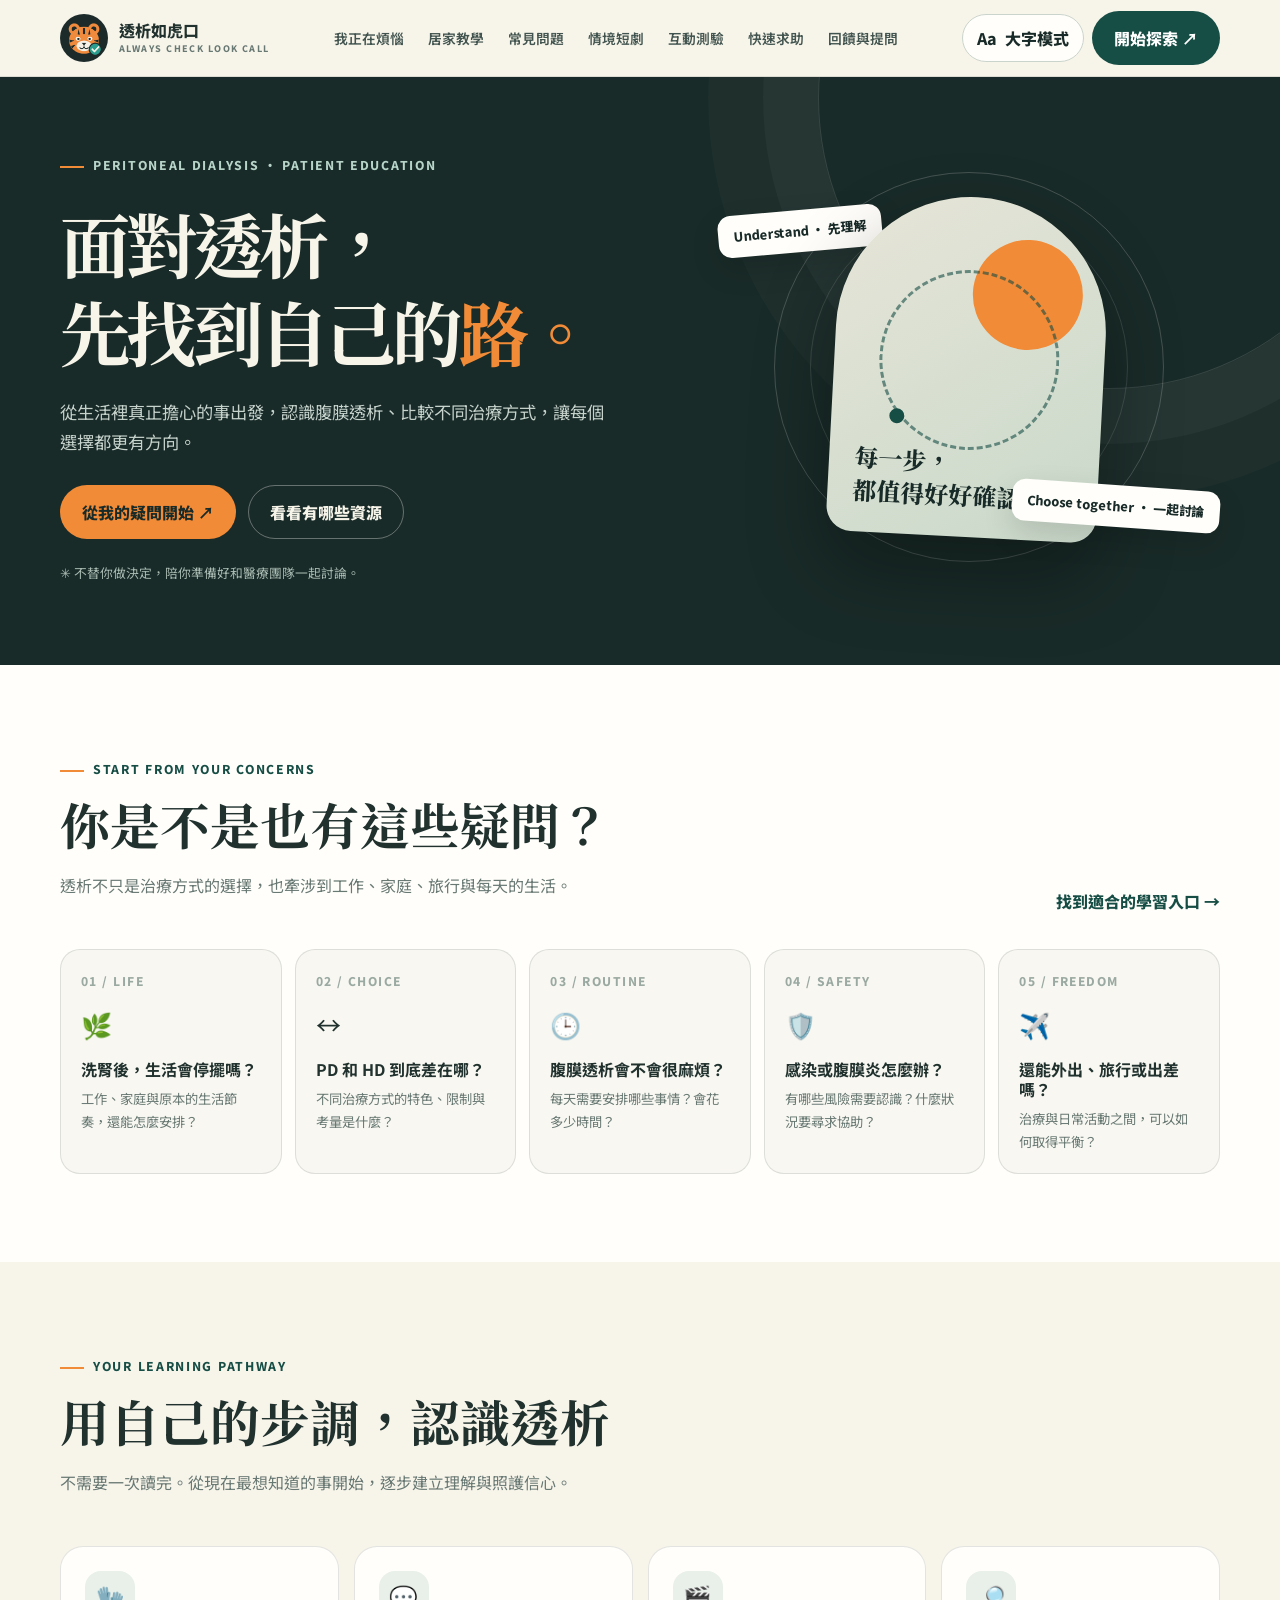
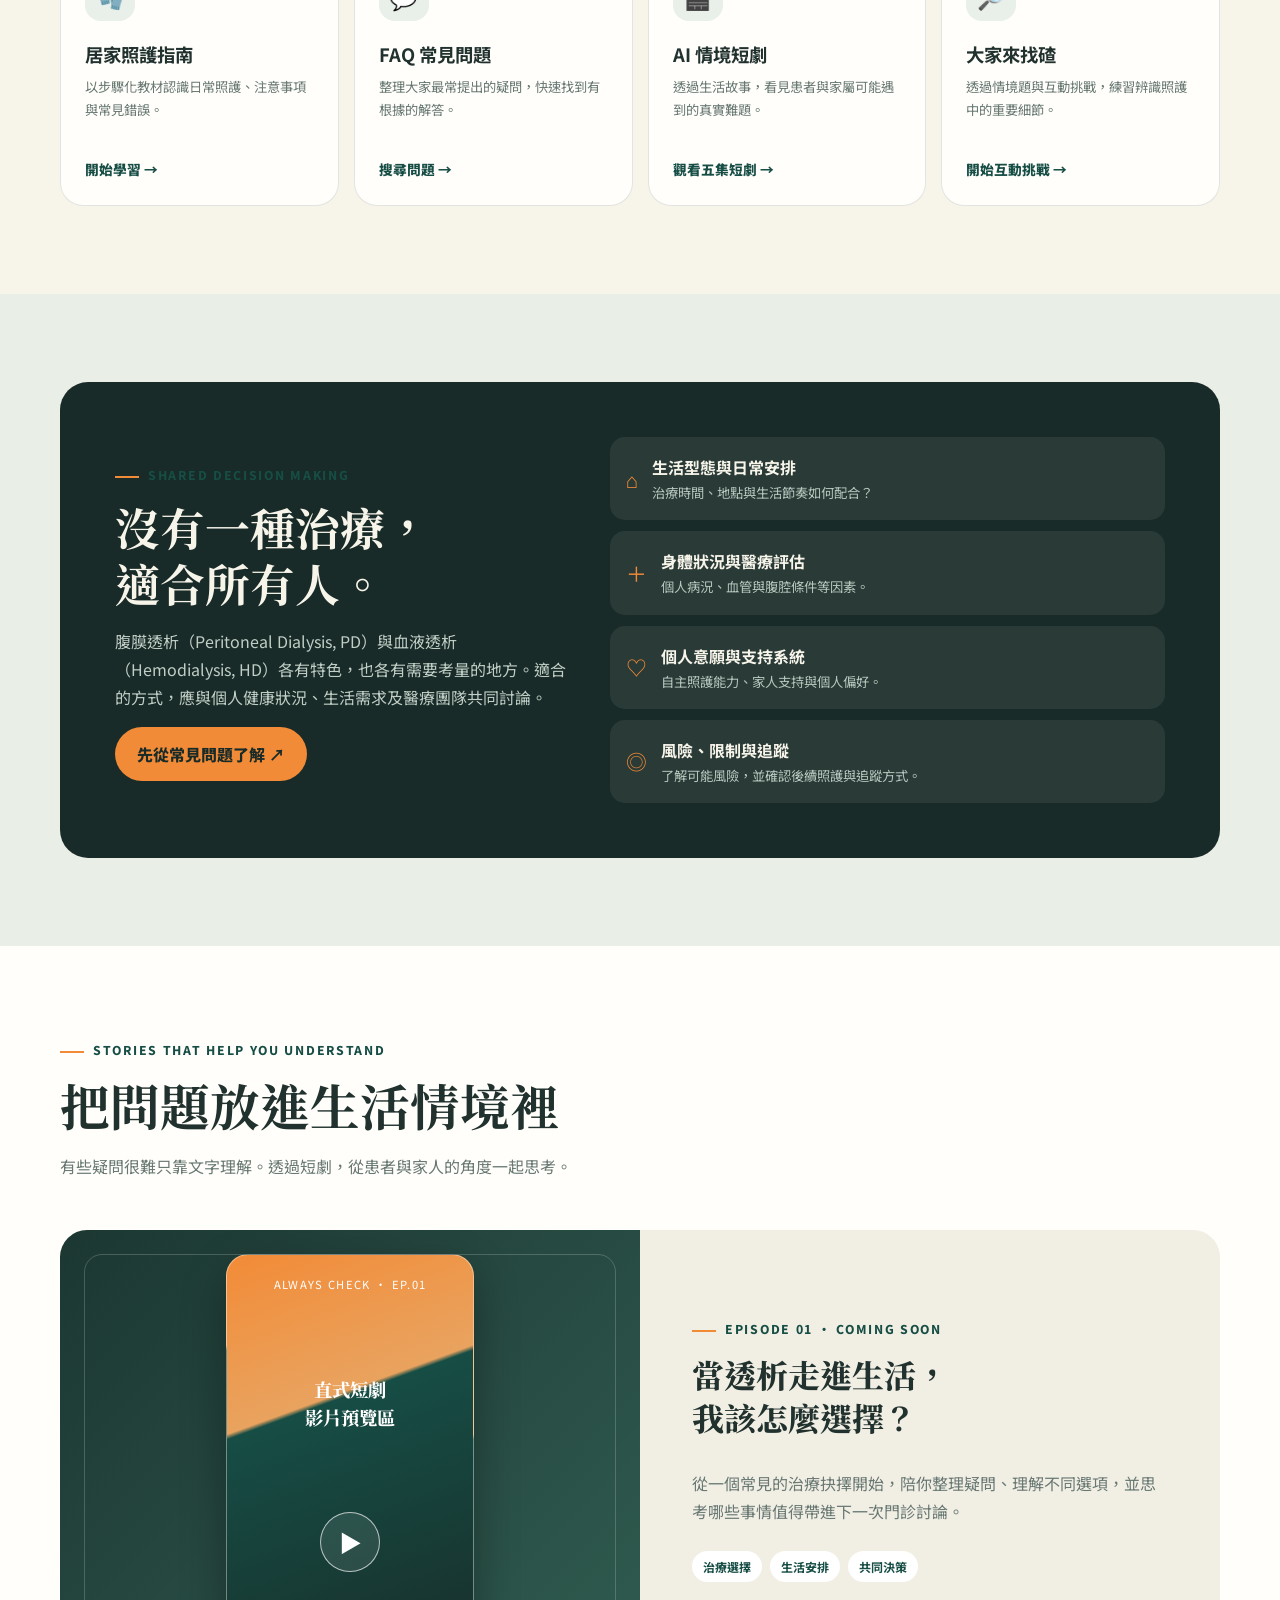
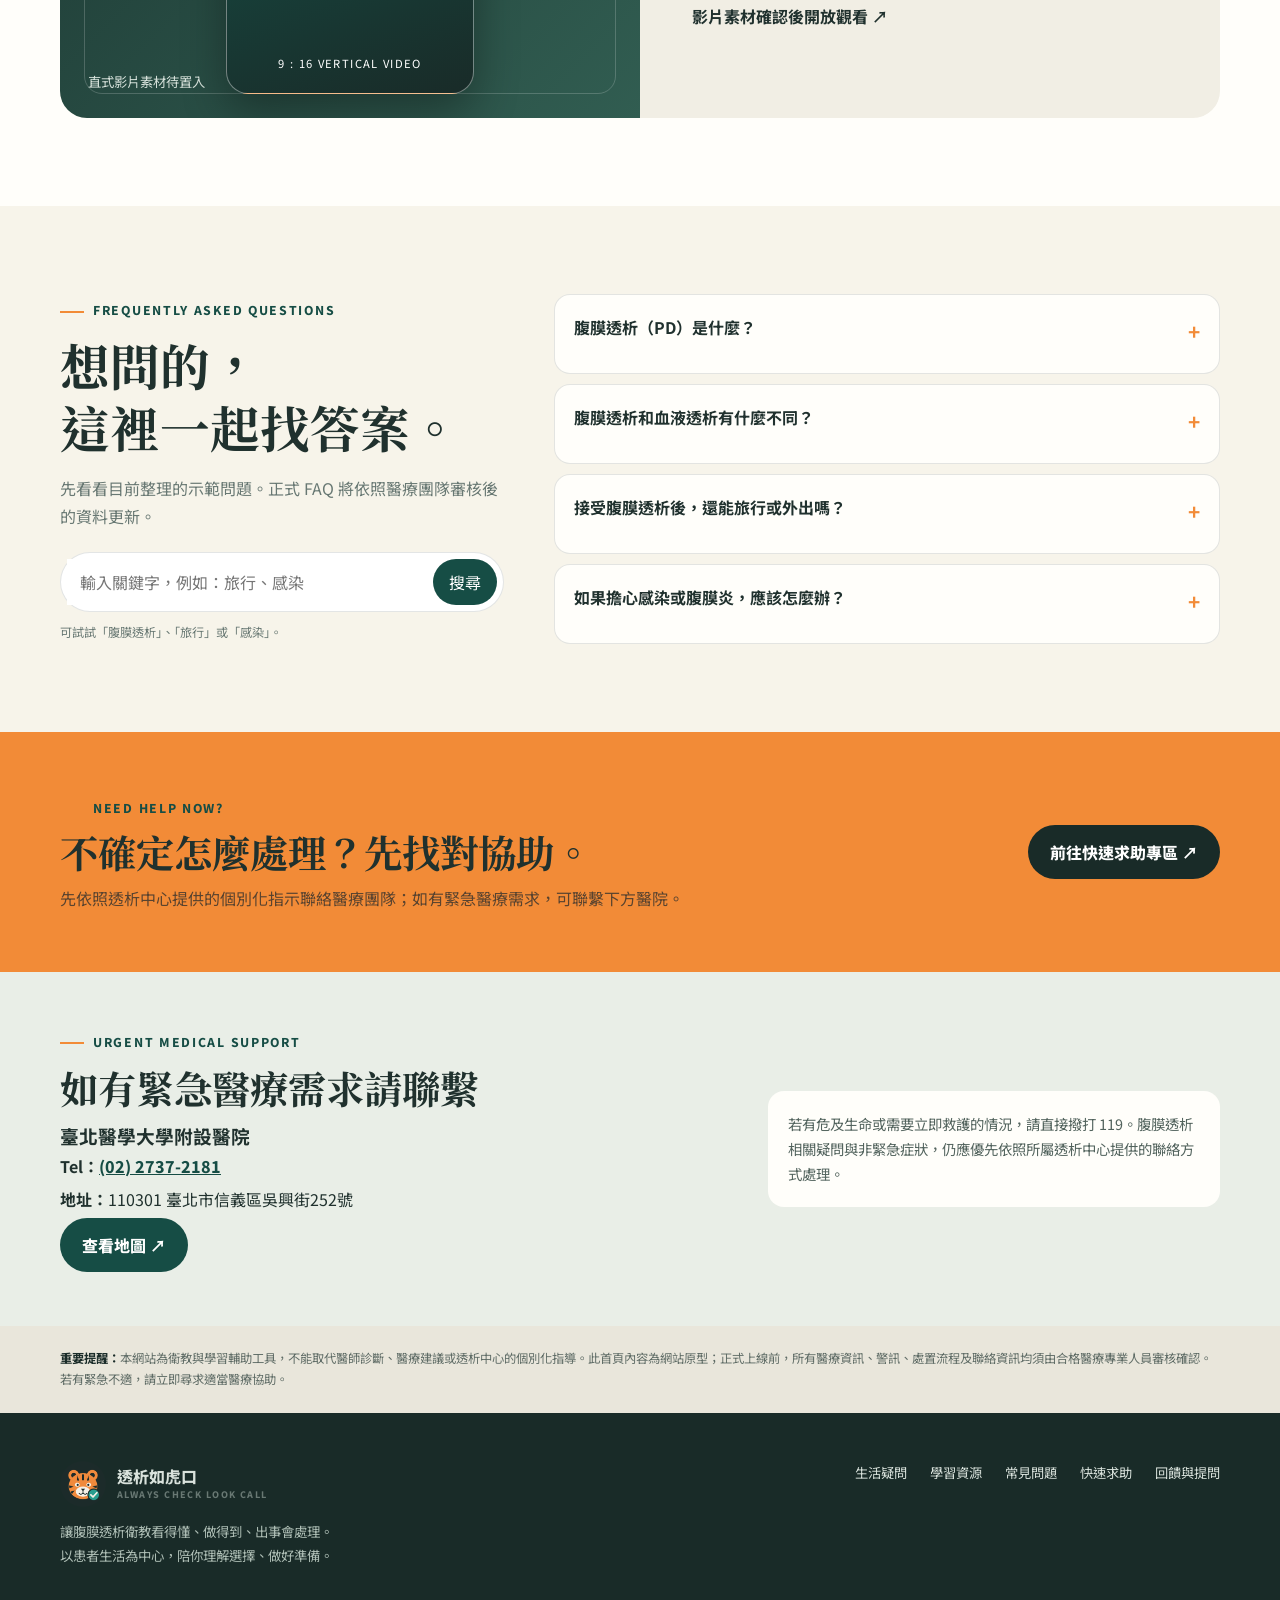
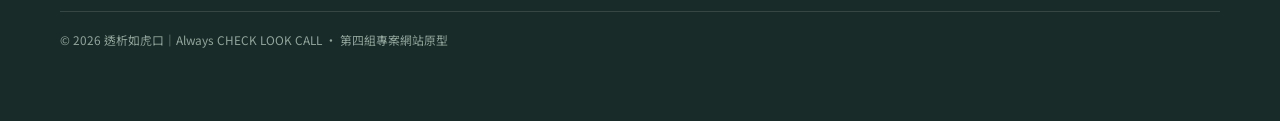
<file: index.html>
<!doctype html>
<html lang="zh-Hant"><head>
<meta charset="utf-8"><meta name="viewport" content="width=device-width,initial-scale=1">
<meta name="theme-color" content="#192b28">
<title>透析如虎口｜Always CHECK LOOK CALL</title>
<link rel="preconnect" href="https://fonts.googleapis.com"><link rel="preconnect" href="https://fonts.gstatic.com" crossorigin>
<link href="https://fonts.googleapis.com/css2?family=Noto+Sans+TC:wght@400;500;600;700;800&family=Noto+Serif+TC:wght@600;700;800&display=swap" rel="stylesheet">
<style>
:root{--forest:#192b28;--green:#164d45;--mint:#2f9e8f;--cream:#f7f4ea;--paper:#fffefa;--orange:#f28b37;--ink:#20312e;--muted:#687873;--line:rgba(25,43,40,.12);--base:16px}
*{box-sizing:border-box}html{font-size:16px;scroll-behavior:smooth;scroll-padding-top:85px}body{margin:0;background:var(--cream);color:var(--ink);font:var(--base)/1.75 "Noto Sans TC",sans-serif}a{color:inherit;text-decoration:none}button{font:inherit;cursor:pointer}.wrap{width:min(1160px,calc(100% - 44px));margin:auto}.section{padding:88px 0}.eyebrow{font-size:.76rem;font-weight:800;letter-spacing:.14em;color:var(--green)}.eyebrow:before{content:"";display:inline-block;width:24px;height:2px;background:var(--orange);vertical-align:middle;margin-right:9px}h1,h2,h3{line-height:1.25}h1,h2{font-family:"Noto Serif TC",serif}h2{font-size:clamp(2rem,4vw,3.1rem);margin:12px 0}.lead{color:var(--muted);max-width:650px}.btn{display:inline-flex;align-items:center;justify-content:center;gap:9px;border-radius:99px;padding:12px 21px;min-height:48px;font-weight:800;border:1px solid transparent;transition:.2s}.btn:hover{transform:translateY(-2px)}.primary{background:var(--green);color:white}.orange{background:var(--orange);color:var(--forest)}.ghost{border-color:#ffffff55;color:var(--cream)}.top{position:sticky;top:0;z-index:20;background:#f7f4eae8;backdrop-filter:blur(16px);border-bottom:1px solid var(--line)}.nav{height:76px;display:flex;align-items:center;justify-content:space-between;gap:22px}.brand{display:flex;align-items:center;gap:11px;font-weight:800;line-height:1.2}.mark{width:42px;height:42px;background:var(--forest);color:var(--cream);border-radius:14px 14px 14px 4px;display:grid;place-items:center;font-size:20px;position:relative}.mark:after{content:"";position:absolute;width:9px;height:9px;background:var(--orange);right:-3px;top:-3px;border-radius:50%}.brand small{display:block;font-size:9px;letter-spacing:.16em;color:var(--muted);margin-top:4px}.links{display:flex;gap:24px;font-size:.86rem;font-weight:600;color:#42544f}.links a:hover{color:var(--orange)}.controls{display:flex;gap:8px;align-items:center;flex-wrap:nowrap}.font button{border:0;background:#e9e9df;border-radius:20px;padding:5px 9px;color:var(--forest)}.menu{display:none;border:0;background:none;font-size:25px;color:var(--forest)}
/* Large text mode: rem-based typography and controls scale together. */
html.large-text{font-size:20px}
html.large-text body{line-height:1.85}
html.large-text .eyebrow,html.large-text .num,html.large-text .brand small,
html.large-text .pain p,html.large-text .feature p,html.large-text .hint,
html.large-text .copy,html.large-text .disclaimer,html.large-text .footlinks,
html.large-text .note,html.large-text .video small{font-size:1rem}
html.large-text .btn{min-height:58px;padding:15px 24px}
html.large-text .pain,html.large-text .feature,html.large-text .point{padding:24px}
html.large-text summary{padding-top:22px;padding-bottom:22px}
html.large-text input,html.large-text .search button{font-size:1rem;min-height:52px}
html.large-text .mobile a{font-size:.82rem}
.accessibility-toggle{display:inline-flex;align-items:center;gap:8px;border:1px solid #cbd4cc;background:#fffefa;color:var(--forest);border-radius:99px;padding:9px 14px;min-height:44px;font-weight:800}
.accessibility-toggle[aria-pressed="true"]{background:var(--green);color:#fff;border-color:var(--green)}
.brand-logo{width:48px;height:48px;object-fit:contain;border-radius:50%;flex:none}
.footer-logo{width:46px;height:46px;object-fit:contain;border-radius:50%;flex:none}

.hero{background:var(--forest);color:var(--cream);padding:72px 0 80px;position:relative;overflow:hidden}.hero:before{content:"";position:absolute;width:580px;height:580px;border:1px solid #ffffff20;border-radius:50%;right:-120px;top:-270px;box-shadow:0 0 0 55px #ffffff08,0 0 0 110px #ffffff05}.hero-grid{display:grid;grid-template-columns:1.1fr .9fr;align-items:center;gap:45px;position:relative}.hero .eyebrow{color:#b8d4c9}.hero h1{font-size:clamp(2.7rem,5.5vw,5rem);letter-spacing:-.05em;margin:22px 0}.hero h1 em{font-style:normal;color:var(--orange)}.hero p{color:#c6d2cc;max-width:560px;font-size:1.08rem}.actions{display:flex;gap:12px;flex-wrap:wrap;margin-top:28px}.note{font-size:.8rem;color:#a9bbb2;margin-top:23px}.art{height:410px;display:grid;place-items:center;position:relative}.orbit{width:min(100%,390px);aspect-ratio:1;border:1px solid #ffffff30;border-radius:50%;position:absolute}.orbit:before,.orbit:after{content:"";position:absolute;inset:35px;border:1px solid #ffffff20;border-radius:50%}.orbit:after{inset:75px}.poster{width:270px;height:340px;border-radius:150px 150px 28px 28px;background:linear-gradient(145deg,#e7e5d8,#c9d9ca);position:relative;overflow:hidden;box-shadow:0 35px 80px #0005;transform:rotate(3deg)}.sun{position:absolute;width:110px;height:110px;background:var(--orange);border-radius:50%;right:25px;top:40px}.route{position:absolute;width:180px;height:180px;border:3px dashed #164d4599;border-radius:50%;left:50%;top:48%;transform:translate(-50%,-50%)}.route:after{content:"";position:absolute;width:15px;height:15px;background:var(--green);border-radius:50%;left:10px;bottom:20px}.poster strong{position:absolute;left:25px;bottom:25px;font:800 1.5rem/1.4 "Noto Serif TC";color:var(--forest)}.tag{position:absolute;background:#fffefa;color:var(--forest);padding:10px 15px;border-radius:13px;font-size:.8rem;font-weight:800;box-shadow:0 12px 30px #0002}.tag.one{top:48px;left:0;transform:rotate(-5deg)}.tag.two{right:0;bottom:45px;transform:rotate(4deg)}
.paper{background:var(--paper)}.head{display:flex;justify-content:space-between;align-items:end;gap:25px;margin-bottom:34px}.textlink{font-weight:800;color:var(--green);white-space:nowrap}.pain-grid{display:grid;grid-template-columns:repeat(5,1fr);gap:13px}.pain{background:#f8f7f1;border:1px solid var(--line);border-radius:20px;padding:20px;min-height:215px;display:flex;flex-direction:column;justify-content:space-between;transition:.2s}.pain:hover,.feature:hover{transform:translateY(-5px);box-shadow:0 18px 45px #192b2815}.num{font-size:.75rem;color:#9aa9a2;font-weight:800;letter-spacing:.12em}.emoji{font-size:25px;margin:12px 0}.pain h3{font-size:1rem;margin:0 0 8px}.pain p,.feature p{font-size:.83rem;color:var(--muted);margin:0}
.features{display:grid;grid-template-columns:repeat(4,1fr);gap:15px}.feature{color:inherit;text-decoration:none}.feature:focus-visible{outline:3px solid var(--orange);outline-offset:4px}.hospital-contact{background:#e9eee7;padding:54px 0}.hospital-contact .wrap{display:grid;grid-template-columns:1.2fr .8fr;gap:30px;align-items:center}.hospital-contact h2{font-size:clamp(1.8rem,3vw,2.5rem);margin:10px 0}.hospital-contact h3{margin:12px 0 4px}.hospital-contact p{margin:5px 0}.hospital-contact a:not(.btn){color:var(--green);font-weight:800;text-decoration:underline}.hospital-note{background:#fffefa;border-radius:16px;padding:20px;color:#52635d;font-size:.9rem}.feature{background:var(--paper);border:1px solid var(--line);border-radius:23px;padding:24px;min-height:260px;transition:.2s;display:flex;flex-direction:column}.ficon{width:50px;height:50px;border-radius:16px;background:#e8f0e9;display:grid;place-items:center;font-size:23px;margin-bottom:22px}.feature h3{font-size:1.15rem;margin:0 0 9px}.feature .textlink{margin-top:auto;padding-top:20px;font-size:.86rem}.compare{background:#e9eee7}.panel{background:var(--forest);color:var(--cream);border-radius:28px;padding:clamp(28px,5vw,55px);display:grid;grid-template-columns:.9fr 1.1fr;gap:40px;align-items:center}.panel p{color:#c0cec6}.panel h2{font-size:clamp(2rem,3.5vw,3rem)}.points{display:grid;gap:11px}.point{display:flex;gap:14px;align-items:center;background:#ffffff12;border-radius:15px;padding:16px}.point i{font-style:normal;color:var(--orange);font-size:1.3rem}.point small{display:block;color:#b7c7be}
.drama{display:grid;grid-template-columns:1fr 1fr;background:#f1eee4;border-radius:27px;overflow:hidden}.video{min-height:390px;background:linear-gradient(135deg,#1c3732,#315d51);display:grid;place-items:center;color:white;position:relative;padding:24px}.video:before{content:"";position:absolute;inset:24px;border:1px solid #ffffff30;border-radius:18px;pointer-events:none}.vertical-frame{height: min(440px, 70vw);aspect-ratio:9/16;max-width:100%;border:1px solid #ffffff66;border-radius:22px;background:linear-gradient(160deg,#f28b37 0%,#e9a35f 34%,#164d45 35%,#192b28 100%);display:flex;flex-direction:column;justify-content:space-between;align-items:center;padding:20px 14px;box-shadow:0 18px 45px #0005;position:relative;z-index:1;text-align:center}.vertical-frame .episode{font-size:.7rem;letter-spacing:.12em;color:#fff}.vertical-frame .placeholder-title{font:800 1.15rem/1.5 "Noto Serif TC",serif;color:#fff}.vertical-frame .play{width:60px;height:60px}.play{width:75px;height:75px;border:1px solid #ffffffaa;border-radius:50%;display:grid;place-items:center;background:#ffffff18;font-size:23px}.video small{position:absolute;bottom:25px;left:28px;color:#d7e2db}.drama-copy{padding:clamp(28px,5vw,52px);display:flex;flex-direction:column;justify-content:center}.drama-copy h3{font:800 2rem/1.35 "Noto Serif TC";margin:13px 0}.drama-copy p{color:var(--muted)}.pills{display:flex;gap:8px;flex-wrap:wrap;margin:10px 0 20px}.pills span{background:white;border-radius:30px;padding:5px 11px;color:var(--green);font-size:.75rem;font-weight:700}
.faq-layout{display:grid;grid-template-columns:.8fr 1.2fr;gap:50px}.search{display:flex;background:white;border:1px solid var(--line);border-radius:40px;padding:6px;margin:22px 0 10px}.search input{flex:1;min-width:0;border:0;outline:0;padding:9px 13px;font:inherit}.search button{border:0;border-radius:30px;background:var(--green);color:white;padding:9px 16px}.hint{font-size:.76rem;color:var(--muted)}.faqs{display:grid;gap:10px}details{background:var(--paper);border:1px solid var(--line);border-radius:16px;padding:0 19px}summary{cursor:pointer;list-style:none;font-weight:700;padding:18px 25px 18px 0;position:relative}summary::-webkit-details-marker{display:none}summary:after{content:"+";position:absolute;right:0;color:var(--orange);font-size:1.3rem}details[open] summary:after{content:"−"}details p{font-size:.88rem;color:var(--muted);margin:0 0 18px}
.help{background:var(--orange);padding:60px 0}.help-inner{display:flex;align-items:center;justify-content:space-between;gap:25px}.help h2{font-size:clamp(1.8rem,3vw,2.5rem);margin:8px 0}.help p{margin:0;color:#59432f}.help .btn{background:var(--forest);color:white}.disclaimer{background:#e9e6db;padding:22px 0;font-size:.77rem;color:#5f6c66}.disclaimer strong{color:var(--forest)}footer{background:var(--forest);color:#d9e2dc;padding:48px 0 70px}.foot{display:flex;justify-content:space-between;gap:30px}.foot p{color:#aebeb5;max-width:420px;font-size:.84rem}.footlinks{display:flex;gap:23px;flex-wrap:wrap;font-size:.83rem}.copy{border-top:1px solid #ffffff20;padding-top:18px;margin-top:30px;color:#91a59b;font-size:.74rem}.mobile{display:none}.sr{position:absolute;width:1px;height:1px;overflow:hidden;clip:rect(0,0,0,0)}
@media(max-width:980px){.pain-grid{grid-template-columns:repeat(3,1fr)}.features{grid-template-columns:repeat(2,1fr)}.links{gap:12px;font-size:.78rem}.font{display:none}}
@media(max-width:720px){.accessibility-toggle{font-size:.82rem;padding:8px 11px}.vertical-frame{height:min(420px,115vw)}.wrap{width:calc(100% - 34px)}.section{padding:68px 0}.nav{height:67px}.links{display:none;position:absolute;top:67px;left:0;right:0;background:var(--cream);padding:15px 25px 22px;flex-direction:column;gap:0}.links.open{display:flex}.links a{padding:11px 0}.controls>.btn{display:none}.menu{display:block}.hero{padding:55px 0}.hero-grid{grid-template-columns:1fr;gap:10px}.hero h1{font-size:clamp(2.6rem,12vw,4rem)}.art{height:320px}.poster{width:230px;height:290px}.orbit{width:300px}.tag.one{left:2%;top:25px}.tag.two{right:0;bottom:20px}.head{display:block}.head .textlink{display:inline-block;margin-top:16px}.pain-grid{grid-template-columns:1fr 1fr;gap:9px}.pain{padding:16px;min-height:190px}.pain:last-child{grid-column:span 2;min-height:150px}.features{gap:9px}.feature{padding:18px;min-height:250px}.panel,.faq-layout,.drama{grid-template-columns:1fr}.panel{gap:22px}.video{min-height:235px}.faq-layout{gap:25px}.help-inner,.foot{flex-direction:column;align-items:flex-start}.hospital-contact .wrap{grid-template-columns:1fr}.mobile{display:flex;position:fixed;z-index:30;bottom:0;left:0;right:0;background:#fffefaf0;backdrop-filter:blur(16px);border-top:1px solid var(--line);justify-content:space-around;padding:7px 8px calc(7px + env(safe-area-inset-bottom))}.mobile a{display:flex;flex-direction:column;align-items:center;font-size:.64rem;font-weight:700;color:#52635d}.mobile span{font-size:19px;line-height:1.4}footer{padding-bottom:100px}}
@media(max-width:390px){.accessibility-toggle{font-size:.76rem;padding:7px 9px}.features{grid-template-columns:1fr}.feature{min-height:210px}.actions .btn{width:100%}}
@media(prefers-reduced-motion:reduce){*{scroll-behavior:auto!important;transition:none!important}}
</style></head><body>
<header class="top"><div class="wrap nav">
<a class="brand" href="#home"><img class="brand-logo" src="[data-uri]" alt="透析如虎口老虎勾勾 Logo"><span>透析如虎口<small>ALWAYS CHECK LOOK CALL</small></span></a>
<nav class="links" id="links"><a href="#pain">我正在煩惱</a><a href="pages/care-guide.html">居家教學</a><a href="pages/faq.html">常見問題</a><a href="pages/drama.html">情境短劇</a><a href="pages/quiz.html">互動測驗</a><a href="#help">快速求助</a><a href="pages/feedback.html">回饋與提問</a></nav>
<div class="controls"><button class="accessibility-toggle" id="largeTextToggle" type="button" aria-pressed="false"><span aria-hidden="true">Aa</span> 大字模式</button><a class="btn primary" href="#path">開始探索 ↗</a><button class="menu" id="menu" aria-label="開啟導覽選單" aria-expanded="false">☰</button></div>
</div></header>
<main>
<section class="hero" id="home"><div class="wrap hero-grid"><div><span class="eyebrow">PERITONEAL DIALYSIS · PATIENT EDUCATION</span><h1>面對透析，<br>先找到自己的<em>路。</em></h1><p>從生活裡真正擔心的事出發，認識腹膜透析、比較不同治療方式，讓每個選擇都更有方向。</p><div class="actions"><a class="btn orange" href="#pain">從我的疑問開始 ↗</a><a class="btn ghost" href="#path">看看有哪些資源</a></div><div class="note">✳ 不替你做決定，陪你準備好和醫療團隊一起討論。</div></div><div class="art"><div class="orbit"></div><div class="tag one">Understand · 先理解</div><div class="poster"><div class="sun"></div><div class="route"></div><strong>每一步，<br>都值得好好確認。</strong></div><div class="tag two">Choose together · 一起討論</div></div></div></section>
<section class="section paper" id="pain"><div class="wrap"><div class="head"><div><span class="eyebrow">START FROM YOUR CONCERNS</span><h2>你是不是也有這些疑問？</h2><p class="lead">透析不只是治療方式的選擇，也牽涉到工作、家庭、旅行與每天的生活。</p></div><a class="textlink" href="#path">找到適合的學習入口 →</a></div><div class="pain-grid">
<a class="pain" href="#compare"><div><div class="num">01 / LIFE</div><div class="emoji">🌿</div><h3>洗腎後，生活會停擺嗎？</h3><p>工作、家庭與原本的生活節奏，還能怎麼安排？</p></div></a>
<a class="pain" href="#compare"><div><div class="num">02 / CHOICE</div><div class="emoji">↔️</div><h3>PD 和 HD 到底差在哪？</h3><p>不同治療方式的特色、限制與考量是什麼？</p></div></a>
<a class="pain" href="#path"><div><div class="num">03 / ROUTINE</div><div class="emoji">🕒</div><h3>腹膜透析會不會很麻煩？</h3><p>每天需要安排哪些事情？會花多少時間？</p></div></a>
<a class="pain" href="#path"><div><div class="num">04 / SAFETY</div><div class="emoji">🛡️</div><h3>感染或腹膜炎怎麼辦？</h3><p>有哪些風險需要認識？什麼狀況要尋求協助？</p></div></a>
<a class="pain" href="pages/faq.html"><div><div class="num">05 / FREEDOM</div><div class="emoji">✈️</div><h3>還能外出、旅行或出差嗎？</h3><p>治療與日常活動之間，可以如何取得平衡？</p></div></a>
</div></div></section>
<section class="section" id="path"><div class="wrap"><div class="head"><div><span class="eyebrow">YOUR LEARNING PATHWAY</span><h2>用自己的步調，認識透析</h2><p class="lead">不需要一次讀完。從現在最想知道的事開始，逐步建立理解與照護信心。</p></div></div><div class="features">
<a class="feature" href="pages/care-guide.html" aria-label="前往開始學習"><div class="ficon">🧤</div><h3>居家照護指南</h3><p>以步驟化教材認識日常照護、注意事項與常見錯誤。</p><span class="textlink">開始學習 →</span></a>
<a class="feature" href="pages/faq.html" aria-label="前往搜尋問題"><div class="ficon">💬</div><h3>FAQ 常見問題</h3><p>整理大家最常提出的疑問，快速找到有根據的解答。</p><span class="textlink">搜尋問題 →</span></a>
<a class="feature" href="pages/drama.html" aria-label="前往觀看五集短劇"><div class="ficon">🎬</div><h3>AI 情境短劇</h3><p>透過生活故事，看見患者與家屬可能遇到的真實難題。</p><span class="textlink">觀看五集短劇 →</span></a>
<a class="feature" href="pages/quiz.html" aria-label="前往開始互動挑戰"><div class="ficon">🔎</div><h3>大家來找碴</h3><p>透過情境題與互動挑戰，練習辨識照護中的重要細節。</p><span class="textlink">開始互動挑戰 →</span></a>
</div></div></section>
<section class="section compare" id="compare"><div class="wrap"><div class="panel"><div><span class="eyebrow">SHARED DECISION MAKING</span><h2>沒有一種治療，<br>適合所有人。</h2><p>腹膜透析（Peritoneal Dialysis, PD）與血液透析（Hemodialysis, HD）各有特色，也各有需要考量的地方。適合的方式，應與個人健康狀況、生活需求及醫療團隊共同討論。</p><a class="btn orange" href="pages/faq.html">先從常見問題了解 ↗</a></div><div class="points"><div class="point"><i>⌂</i><div><b>生活型態與日常安排</b><small>治療時間、地點與生活節奏如何配合？</small></div></div><div class="point"><i>＋</i><div><b>身體狀況與醫療評估</b><small>個人病況、血管與腹腔條件等因素。</small></div></div><div class="point"><i>♡</i><div><b>個人意願與支持系統</b><small>自主照護能力、家人支持與個人偏好。</small></div></div><div class="point"><i>◎</i><div><b>風險、限制與追蹤</b><small>了解可能風險，並確認後續照護與追蹤方式。</small></div></div></div></div></div></section>
<section class="section paper" id="drama"><div class="wrap"><div class="head"><div><span class="eyebrow">STORIES THAT HELP YOU UNDERSTAND</span><h2>把問題放進生活情境裡</h2><p class="lead">有些疑問很難只靠文字理解。透過短劇，從患者與家人的角度一起思考。</p></div></div><div class="drama"><div class="video"><div class="vertical-frame"><span class="episode">ALWAYS CHECK · EP.01</span><span class="placeholder-title">直式短劇<br>影片預覽區</span><div class="play" aria-hidden="true">▶</div><span class="episode">9 : 16 VERTICAL VIDEO</span></div><small>直式影片素材待置入</small></div><div class="drama-copy"><span class="eyebrow">EPISODE 01 · COMING SOON</span><h3>當透析走進生活，<br>我該怎麼選擇？</h3><p>從一個常見的治療抉擇開始，陪你整理疑問、理解不同選項，並思考哪些事情值得帶進下一次門診討論。</p><div class="pills"><span>治療選擇</span><span>生活安排</span><span>共同決策</span></div><b>影片素材確認後開放觀看 ↗</b></div></div></div></section>
<section class="section" id="faq"><div class="wrap faq-layout"><div><span class="eyebrow">FREQUENTLY ASKED QUESTIONS</span><h2>想問的，<br>這裡一起找答案。</h2><p class="lead">先看看目前整理的示範問題。正式 FAQ 將依照醫療團隊審核後的資料更新。</p><form class="search" id="search"><label class="sr" for="query">搜尋常見問題</label><input id="query" type="search" placeholder="輸入關鍵字，例如：旅行、感染"><button>搜尋</button></form><div class="hint">可試試「腹膜透析」、「旅行」或「感染」。</div></div><div class="faqs" id="faqs">
<details data-keys="腹膜透析 pd 是什麼"><summary>腹膜透析（PD）是什麼？</summary><p>腹膜透析是透析治療方式之一，利用腹膜作為半透膜進行物質交換。實際治療原理、流程與是否適合個人，請由腎臟科醫療團隊依病況說明與評估。</p></details>
<details data-keys="血液透析 hd 差別 比較"><summary>腹膜透析和血液透析有什麼不同？</summary><p>兩者在治療方式、時間安排、照護需求與可能風險等方面有所不同，並非單純哪一種比較好。建議與醫療團隊依個人健康狀況及生活需求共同討論。</p></details>
<details data-keys="旅行 外出 出差"><summary>接受腹膜透析後，還能旅行或外出嗎？</summary><p>外出與旅行安排需要考量治療方式、耗材與醫療支援等因素。請在規劃前先與腹膜透析照護團隊討論，確認個人可行的安排。</p></details>
<details data-keys="感染 腹膜炎 警訊"><summary>如果擔心感染或腹膜炎，應該怎麼辦？</summary><p>若出現讓你擔心的症狀或透析液異常，請依照照護團隊提供的個人化指示，及時聯絡透析中心；不要只依網站內容自行判斷或延誤就醫。</p></details>
</div></div></section>
<section class="help" id="help"><div class="wrap help-inner"><div><span class="eyebrow">NEED HELP NOW?</span><h2>不確定怎麼處理？先找對協助。</h2><p>先依照透析中心提供的個別化指示聯絡醫療團隊；如有緊急醫療需求，可聯繫下方醫院。</p></div><a class="btn" href="#notice">前往快速求助專區 ↗</a></div></section>
<section class="hospital-contact" id="notice"><div class="wrap"><div><span class="eyebrow">URGENT MEDICAL SUPPORT</span><h2>如有緊急醫療需求請聯繫</h2><h3>臺北醫學大學附設醫院</h3><p><b>Tel：</b><a href="tel:+886227372181">(02) 2737-2181</a></p><p><b>地址：</b>110301 臺北市信義區吳興街252號</p><a class="btn primary" href="https://www.google.com/maps/search/?api=1&query=臺北醫學大學附設醫院" target="_blank" rel="noopener">查看地圖 ↗</a></div><p class="hospital-note">若有危及生命或需要立即救護的情況，請直接撥打 119。腹膜透析相關疑問與非緊急症狀，仍應優先依照所屬透析中心提供的聯絡方式處理。</p></div></section>
<div class="disclaimer" id="notice-old"><div class="wrap"><strong>重要提醒：</strong>本網站為衛教與學習輔助工具，不能取代醫師診斷、醫療建議或透析中心的個別化指導。此首頁內容為網站原型；正式上線前，所有醫療資訊、警訊、處置流程及聯絡資訊均須由合格醫療專業人員審核確認。若有緊急不適，請立即尋求適當醫療協助。</div></div>
<section class="sr" id="care">居家照護指南內容預留區，待專業審核素材加入。</section><section class="sr" id="quiz">大家來找碴互動測驗內容預留區，待題目素材加入。</section>
</main>
<footer><div class="wrap"><div class="foot"><div><a class="brand" href="#home"><img class="footer-logo" src="assets/images/tiger-check-logo.png" alt="Always CHECK LOOK CALL 老虎 Logo"><span>透析如虎口<small>ALWAYS CHECK LOOK CALL</small></span></a><p>讓腹膜透析衛教看得懂、做得到、出事會處理。<br>以患者生活為中心，陪你理解選擇、做好準備。</p></div><div class="footlinks"><a href="#pain">生活疑問</a><a href="#path">學習資源</a><a href="pages/faq.html">常見問題</a><a href="#help">快速求助</a><a href="pages/feedback.html">回饋與提問</a></div></div><div class="copy">© 2026 透析如虎口｜Always CHECK LOOK CALL · 第四組專案網站原型</div></div></footer>
<nav class="mobile" aria-label="手機快速導覽"><a href="#home"><span>⌂</span>首頁</a><a href="pages/care-guide.html"><span>▦</span>教學</a><a href="pages/faq.html"><span>？</span>FAQ</a><a href="pages/drama.html"><span>▶</span>短劇</a><a href="pages/quiz.html"><span>✦</span>測驗</a></nav>
<script>
const menu=document.getElementById('menu'),links=document.getElementById('links');
menu.addEventListener('click',()=>{let opened=links.classList.toggle('open');menu.setAttribute('aria-expanded',String(opened));menu.textContent=opened?'×':'☰'});
links.querySelectorAll('a').forEach(a=>a.addEventListener('click',()=>{links.classList.remove('open');menu.setAttribute('aria-expanded','false');menu.textContent='☰'}));
const largeTextToggle=document.getElementById('largeTextToggle');
const applyLargeText=(enabled)=>{
  document.documentElement.classList.toggle('large-text',enabled);
  largeTextToggle.setAttribute('aria-pressed',String(enabled));
  largeTextToggle.innerHTML=enabled?'<span aria-hidden="true">Aa</span> 關閉大字模式':'<span aria-hidden="true">Aa</span> 大字模式';
  try{localStorage.setItem('alwaysCheckLargeText',enabled?'on':'off')}catch(e){}
};
let largeTextEnabled=false;
try{largeTextEnabled=localStorage.getItem('alwaysCheckLargeText')==='on'}catch(e){}
applyLargeText(largeTextEnabled);
largeTextToggle.addEventListener('click',()=>applyLargeText(!document.documentElement.classList.contains('large-text')));
const form=document.getElementById('search'),input=document.getElementById('query'),items=[...document.querySelectorAll('#faqs details')];
form.addEventListener('submit',e=>{e.preventDefault();let q=input.value.trim().toLowerCase(),count=0;items.forEach(d=>{let ok=!q||(d.textContent+' '+d.dataset.keys).toLowerCase().includes(q);d.hidden=!ok;if(ok)count++});if(q&&!count){input.setCustomValidity('目前示範 FAQ 尚未收錄這個關鍵字，請嘗試其他詞彙。');input.reportValidity()}else input.setCustomValidity('')});
input.addEventListener('input',()=>{if(!input.value.trim())items.forEach(d=>d.hidden=false);input.setCustomValidity('')});
</script></body></html>
</file>
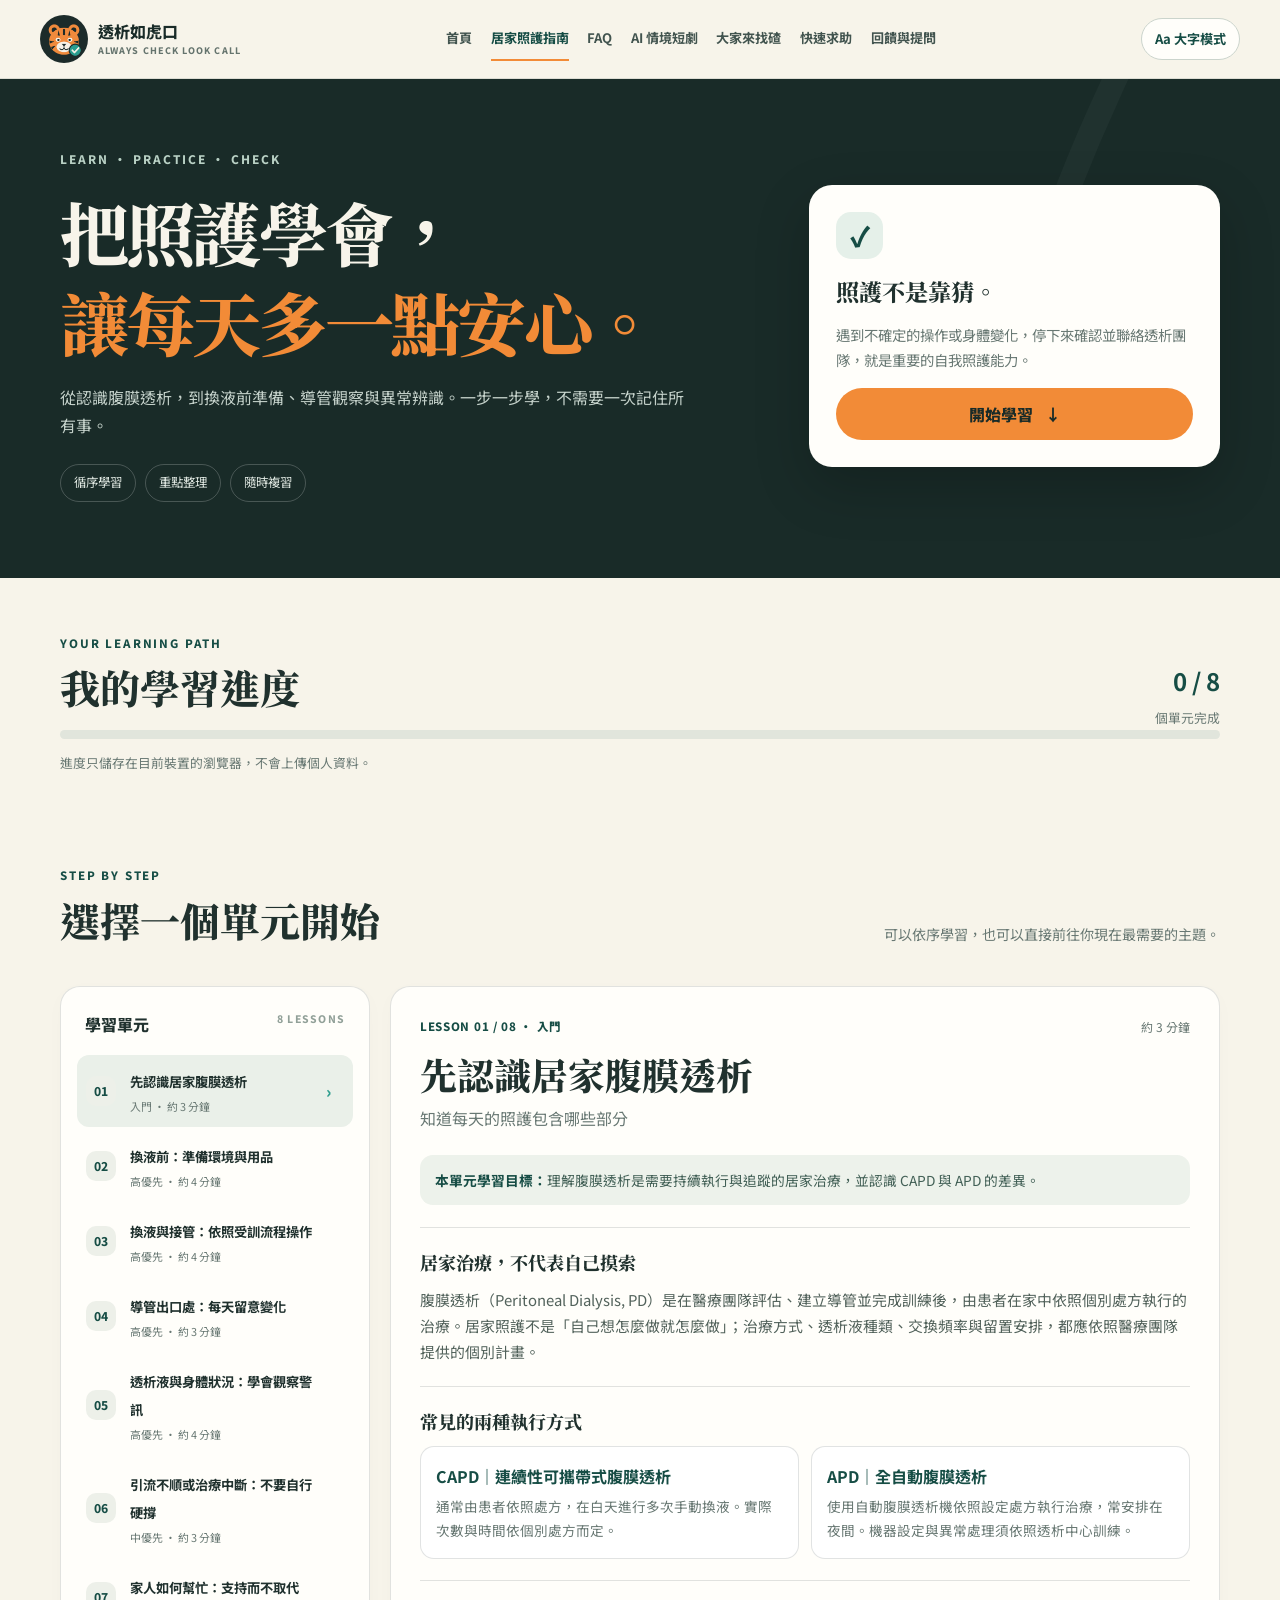
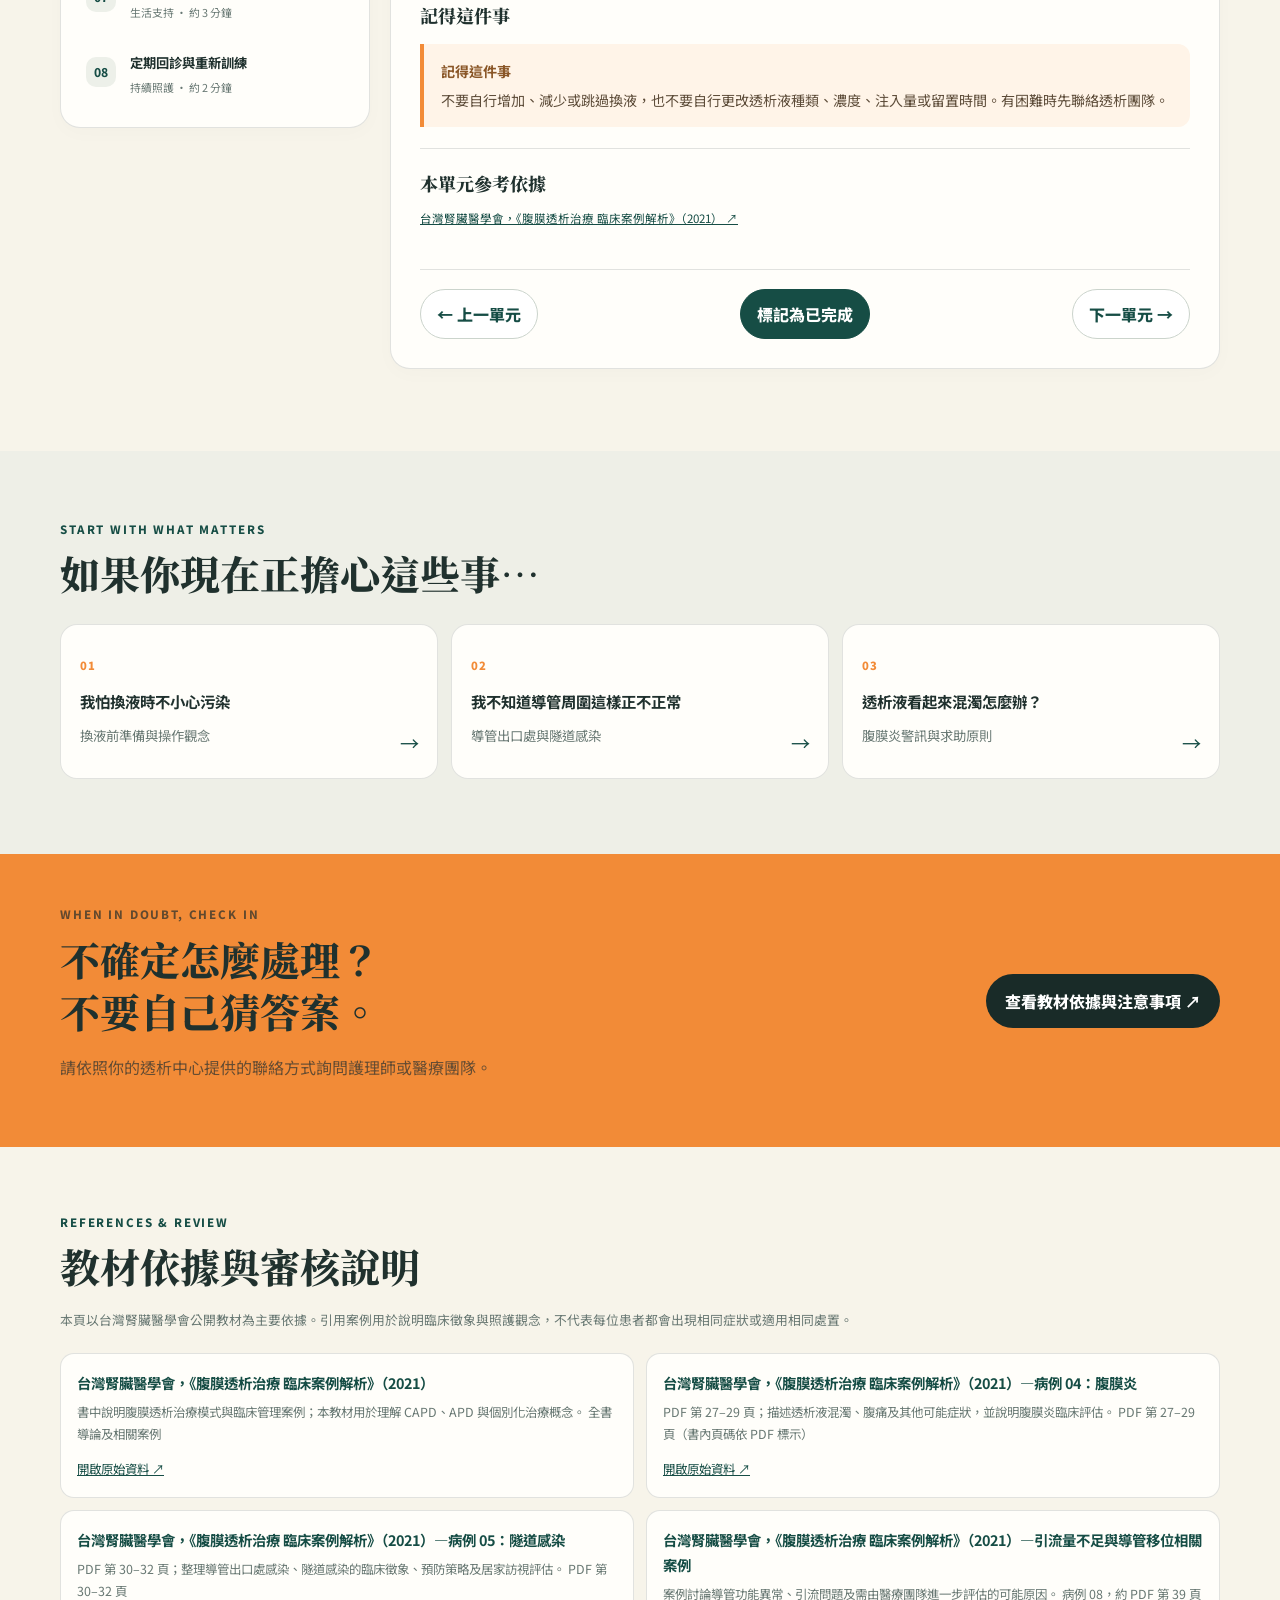
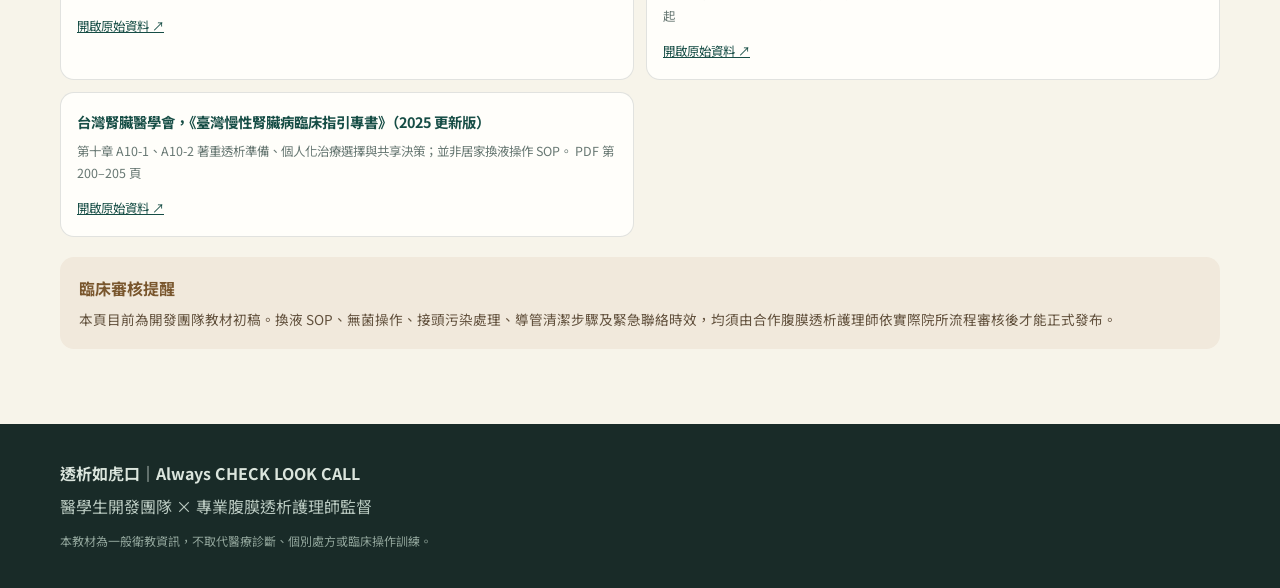
<file: pages/care-guide.html>
<!doctype html>
<html lang="zh-Hant">
<head>
<meta charset="utf-8"><meta name="viewport" content="width=device-width,initial-scale=1">
<meta name="theme-color" content="#192b28">
<meta name="description" content="透析如虎口居家照護指南：認識腹膜透析、換液前準備、導管照護、警訊辨識與家屬支持。">
<title>居家照護指南｜透析如虎口 Always CHECK LOOK CALL</title>
<link rel="preconnect" href="https://fonts.googleapis.com"><link rel="preconnect" href="https://fonts.gstatic.com" crossorigin>
<link href="https://fonts.googleapis.com/css2?family=Noto+Sans+TC:wght@400;500;600;700;800&family=Noto+Serif+TC:wght@600;700;800&display=swap" rel="stylesheet">
<link rel="stylesheet" href="../assets/css/care-guide.css">
<link rel="stylesheet" href="../assets/css/global-nav.css">
</head>
<body>
<header class="global-header"><div class="global-nav"><a class="global-brand" href="../index.html" aria-label="透析如虎口首頁"><img src="../assets/images/tiger-check-logo.png" alt="Always CHECK LOOK CALL 老虎 Logo"><span>透析如虎口<small>ALWAYS CHECK LOOK CALL</small></span></a><nav class="global-links" aria-label="主要功能導覽"><a href="../index.html">首頁</a><a href="care-guide.html" aria-current="page">居家照護指南</a><a href="faq.html">FAQ</a><a href="drama.html">AI 情境短劇</a><a href="quiz.html">大家來找碴</a><a href="../index.html#help">快速求助</a><a href="feedback.html">回饋與提問</a></nav><div class="global-actions"><button class="global-large" id="globalLargeText" type="button" aria-pressed="false">Aa 大字模式</button><button class="global-menu" type="button" aria-label="開啟導覽選單" aria-expanded="false">☰</button></div></div></header>
<main id="top">
<section class="hero"><div class="shell hero-grid"><div><div class="eyebrow">LEARN · PRACTICE · CHECK</div><h1>把照護學會，<br><em>讓每天多一點安心。</em></h1><p>從認識腹膜透析，到換液前準備、導管觀察與異常辨識。一步一步學，不需要一次記住所有事。</p><div class="hero-tags"><span>循序學習</span><span>重點整理</span><span>隨時複習</span></div></div>
<aside class="hero-aside"><div class="hero-icon">✓</div><strong>照護不是靠猜。</strong><p>遇到不確定的操作或身體變化，停下來確認並聯絡透析團隊，就是重要的自我照護能力。</p><a href="#learning" class="primary">開始學習 <span>↓</span></a></aside></div></section>
<section class="shell progress-area"><div class="progress-top"><div><div class="kicker">YOUR LEARNING PATH</div><h2>我的學習進度</h2></div><div class="progress-count"><b id="progressCount">0 / 8</b><span>個單元完成</span></div></div><div class="progress-track"><span id="progressBar"></span></div><p class="muted">進度只儲存在目前裝置的瀏覽器，不會上傳個人資料。</p></section>
<section class="shell learning" id="learning"><div class="learning-head"><div><div class="kicker">STEP BY STEP</div><h2>選擇一個單元開始</h2></div><p>可以依序學習，也可以直接前往你現在最需要的主題。</p></div>
<div class="layout"><aside class="lesson-nav" id="lessonNav"><div class="nav-title">學習單元 <span>8 LESSONS</span></div><div id="lessonList"></div></aside>
<article class="lesson-panel" id="lessonPanel"><div class="placeholder"><span>✦</span><h3>準備好開始了嗎？</h3><p>從左側選擇一個單元，或點選下方推薦主題。</p></div></article></div></section>
<section class="focus-section"><div class="shell"><div class="kicker">START WITH WHAT MATTERS</div><h2>如果你現在正擔心這些事…</h2><div class="focus-grid">
<button data-jump="lesson-02"><span>01</span><b>我怕換液時不小心污染</b><small>換液前準備與操作觀念</small><i>→</i></button>
<button data-jump="lesson-04"><span>02</span><b>我不知道導管周圍這樣正不正常</b><small>導管出口處與隧道感染</small><i>→</i></button>
<button data-jump="lesson-05"><span>03</span><b>透析液看起來混濁怎麼辦？</b><small>腹膜炎警訊與求助原則</small><i>→</i></button>
</div></div></section>
<section class="help-strip"><div class="shell help-content"><div><div class="kicker">WHEN IN DOUBT, CHECK IN</div><h2>不確定怎麼處理？<br>不要自己猜答案。</h2><p>請依照你的透析中心提供的聯絡方式詢問護理師或醫療團隊。</p></div><a href="#sources" class="secondary">查看教材依據與注意事項 ↗</a></div></section>
<section class="shell sources" id="sources"><div class="kicker">REFERENCES & REVIEW</div><h2>教材依據與審核說明</h2><p class="muted">本頁以台灣腎臟醫學會公開教材為主要依據。引用案例用於說明臨床徵象與照護觀念，不代表每位患者都會出現相同症狀或適用相同處置。</p><div id="sourceList" class="source-list"></div><div class="review-box"><b>臨床審核提醒</b><p>本頁目前為開發團隊教材初稿。換液 SOP、無菌操作、接頭污染處理、導管清潔步驟及緊急聯絡時效，均須由合作腹膜透析護理師依實際院所流程審核後才能正式發布。</p></div></section>
</main>
<footer class="footer"><div class="shell"><b>透析如虎口｜Always CHECK LOOK CALL</b><p>醫學生開發團隊 × 專業腹膜透析護理師監督</p><small>本教材為一般衛教資訊，不取代醫療診斷、個別處方或臨床操作訓練。</small></div></footer>
<script src="../assets/js/global-nav.js" defer></script><script src="../assets/js/care-guide.js" defer></script>
</body></html>
</file>
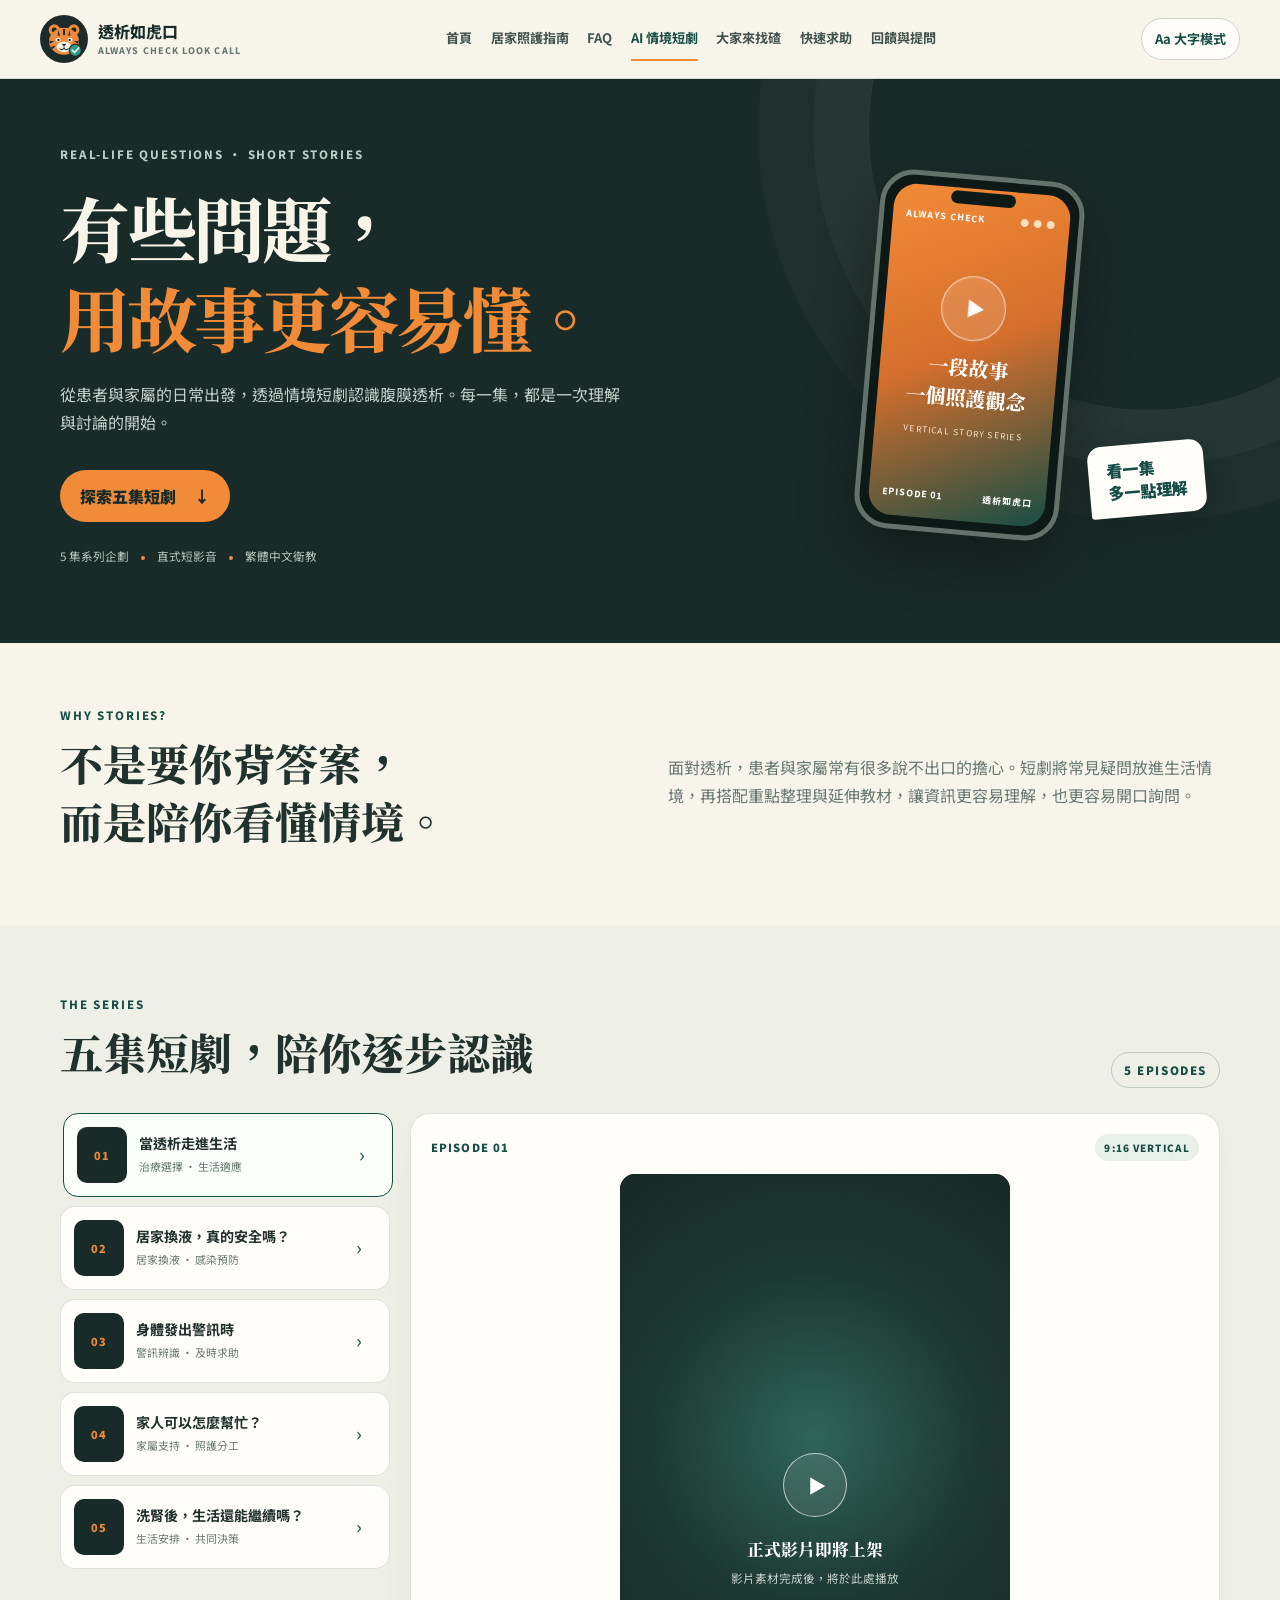
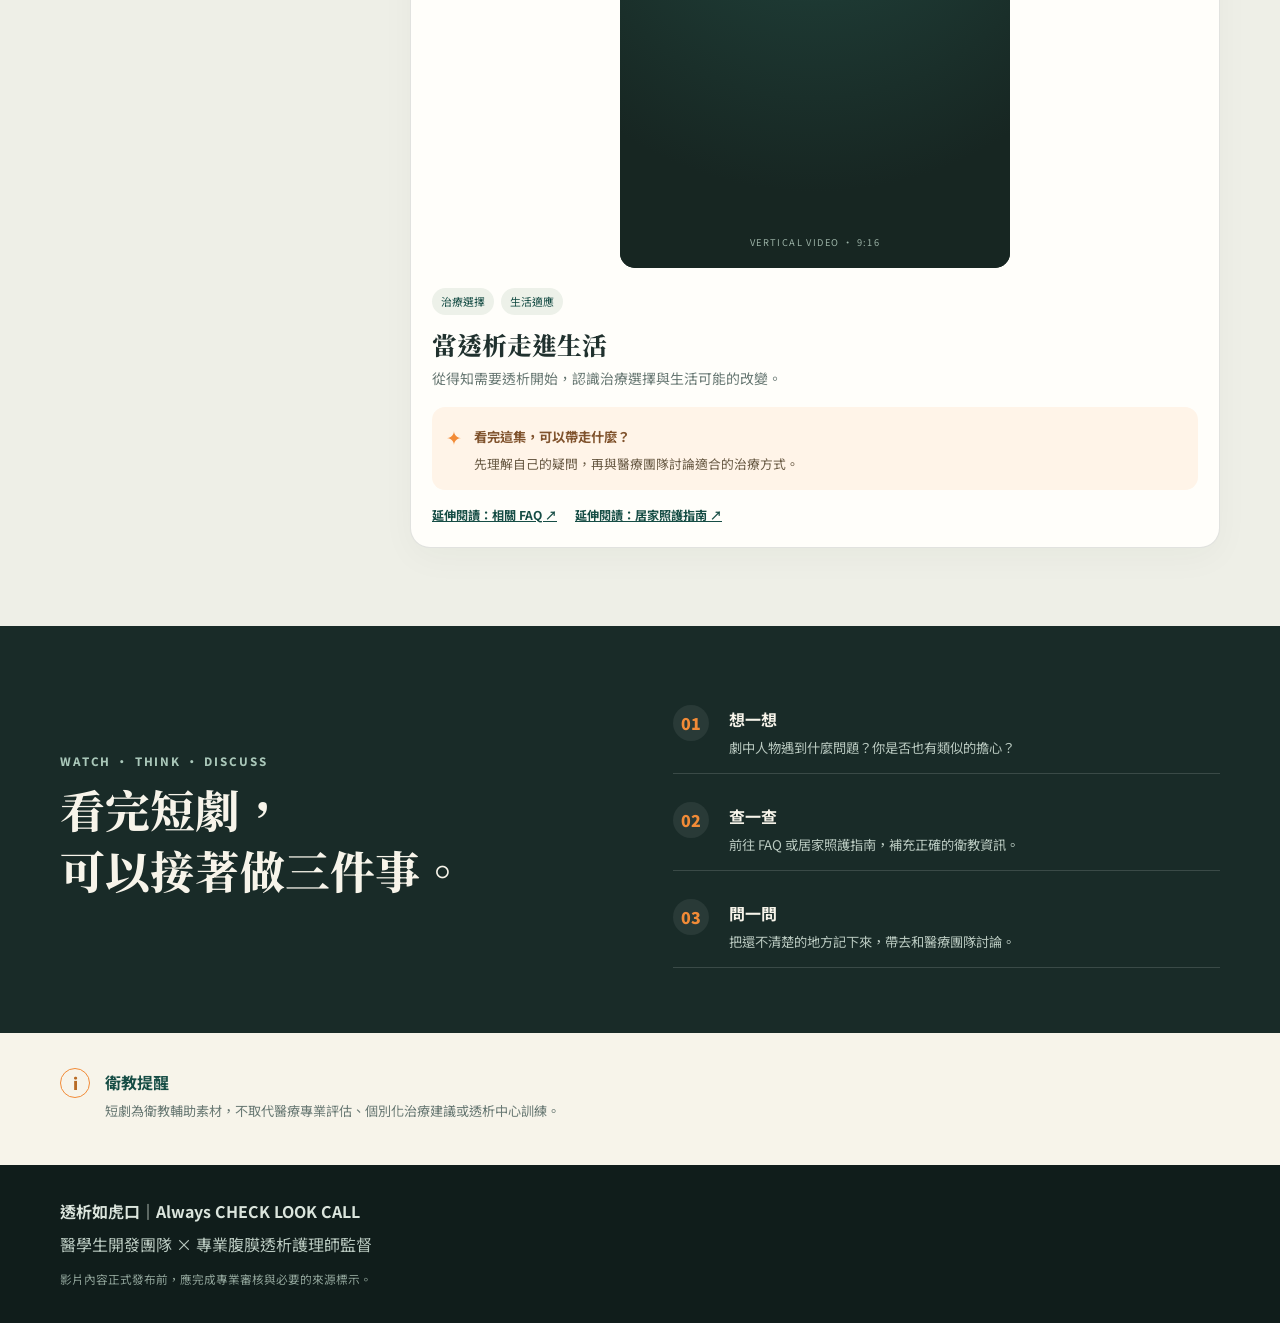
<file: pages/drama.html>
<!doctype html>
<html lang="zh-Hant">
<head>
<meta charset="utf-8"><meta name="viewport" content="width=device-width,initial-scale=1">
<meta name="theme-color" content="#192b28">
<meta name="description" content="透析如虎口 AI 短劇專區，以生活情境短劇認識腹膜透析與居家照護。">
<title>AI 短劇｜透析如虎口 Always CHECK LOOK CALL</title>
<link rel="preconnect" href="https://fonts.googleapis.com"><link rel="preconnect" href="https://fonts.gstatic.com" crossorigin>
<link href="https://fonts.googleapis.com/css2?family=Noto+Sans+TC:wght@400;500;600;700;800&family=Noto+Serif+TC:wght@600;700;800&display=swap" rel="stylesheet">
<link rel="stylesheet" href="../assets/css/drama.css">
<link rel="stylesheet" href="../assets/css/global-nav.css">
</head>
<body>
<header class="global-header"><div class="global-nav"><a class="global-brand" href="../index.html" aria-label="透析如虎口首頁"><img src="../assets/images/tiger-check-logo.png" alt="Always CHECK LOOK CALL 老虎 Logo"><span>透析如虎口<small>ALWAYS CHECK LOOK CALL</small></span></a><nav class="global-links" aria-label="主要功能導覽"><a href="../index.html">首頁</a><a href="care-guide.html">居家照護指南</a><a href="faq.html">FAQ</a><a href="drama.html" aria-current="page">AI 情境短劇</a><a href="quiz.html">大家來找碴</a><a href="../index.html#help">快速求助</a><a href="feedback.html">回饋與提問</a></nav><div class="global-actions"><button class="global-large" id="globalLargeText" type="button" aria-pressed="false">Aa 大字模式</button><button class="global-menu" type="button" aria-label="開啟導覽選單" aria-expanded="false">☰</button></div></div></header>
<main id="top">
<section class="hero"><div class="shell hero-grid">
<div class="hero-copy"><div class="eyebrow">REAL-LIFE QUESTIONS · SHORT STORIES</div><h1>有些問題，<br><em>用故事更容易懂。</em></h1><p>從患者與家屬的日常出發，透過情境短劇認識腹膜透析。每一集，都是一次理解與討論的開始。</p><a class="hero-cta" href="#episodes">探索五集短劇 <span>↓</span></a><div class="hero-note">5 集系列企劃 <i></i> 直式短影音 <i></i> 繁體中文衛教</div></div>
<div class="hero-art"><div class="phone-frame"><div class="phone-speaker"></div><div class="phone-screen"><div class="screen-top">ALWAYS CHECK <span>● ● ●</span></div><div class="screen-center"><div class="play-ring">▶</div><b>一段故事<br>一個照護觀念</b><small>VERTICAL STORY SERIES</small></div><div class="screen-bottom"><span>EPISODE 01</span><span>透析如虎口</span></div></div></div><div class="art-sticker">看一集<br>多一點理解</div></div>
</div></section>
<section class="shell intro-row"><div><div class="kicker">WHY STORIES?</div><h2>不是要你背答案，<br>而是陪你看懂情境。</h2></div><p>面對透析，患者與家屬常有很多說不出口的擔心。短劇將常見疑問放進生活情境，再搭配重點整理與延伸教材，讓資訊更容易理解，也更容易開口詢問。</p></section>
<section class="episodes-section" id="episodes"><div class="shell"><div class="section-heading"><div><div class="kicker">THE SERIES</div><h2>五集短劇，陪你逐步認識</h2></div><span class="series-count">5 EPISODES</span></div>
<div class="episode-layout"><div class="episode-list" id="episodeList" aria-label="短劇集數"></div><article class="viewer-card" id="viewer">
<div class="viewer-top"><span id="viewerCode">EPISODE 01</span><span class="vertical-label">9:16 VERTICAL</span></div>
<div class="video-stage" id="videoStage"><div class="video-placeholder"><div class="play-button">▶</div><b>正式影片即將上架</b><small>影片素材完成後，將於此處播放</small><span class="ratio-label">VERTICAL VIDEO · 9:16</span></div></div>
<div class="viewer-info"><div class="viewer-tags" id="viewerTags"></div><h3 id="viewerTitle">當透析走進生活</h3><p id="viewerDescription"></p><div class="takeaway"><span>✦</span><div><b>看完這集，可以帶走什麼？</b><p id="viewerTakeaway"></p></div></div>
<div class="viewer-links"><a href="#" id="faqLink">延伸閱讀：相關 FAQ ↗</a><a href="#" id="careLink">延伸閱讀：居家照護指南 ↗</a></div>
</div></article></div></div></section>
<section class="watch-guide"><div class="shell guide-grid"><div><div class="kicker">WATCH · THINK · DISCUSS</div><h2>看完短劇，<br>可以接著做三件事。</h2></div><div class="guide-steps"><article><span>01</span><div><b>想一想</b><p>劇中人物遇到什麼問題？你是否也有類似的擔心？</p></div></article><article><span>02</span><div><b>查一查</b><p>前往 FAQ 或居家照護指南，補充正確的衛教資訊。</p></div></article><article><span>03</span><div><b>問一問</b><p>把還不清楚的地方記下來，帶去和醫療團隊討論。</p></div></article></div></div></section>
<section class="shell disclaimer"><div class="disclaimer-icon">i</div><div><b>衛教提醒</b><p id="disclaimerText">短劇為衛教輔助素材，不取代醫療專業評估、個別化治療建議或透析中心訓練。</p></div></section>
</main>
<footer class="footer"><div class="shell"><b>透析如虎口｜Always CHECK LOOK CALL</b><p>醫學生開發團隊 × 專業腹膜透析護理師監督</p><small>影片內容正式發布前，應完成專業審核與必要的來源標示。</small></div></footer>
<script src="../assets/js/global-nav.js" defer></script><script src="../assets/js/drama.js" defer></script>
</body></html>
</file>
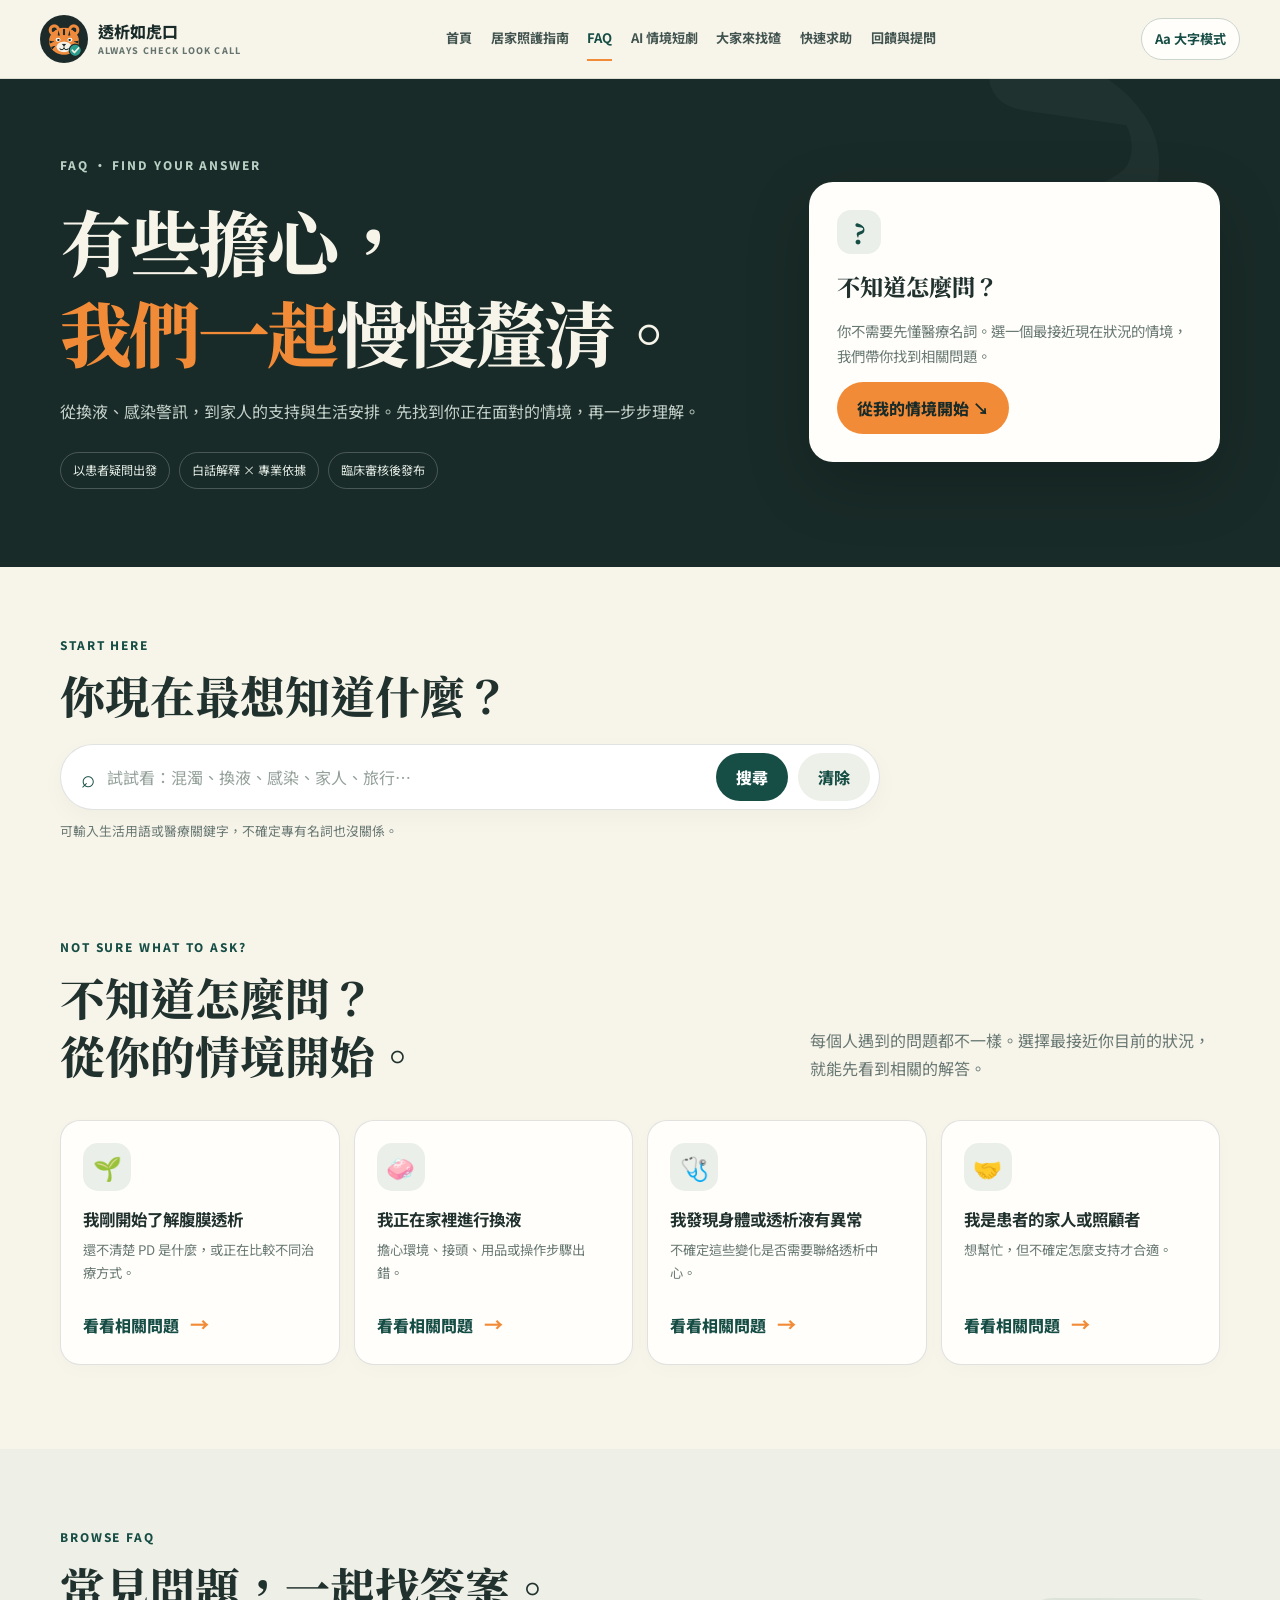
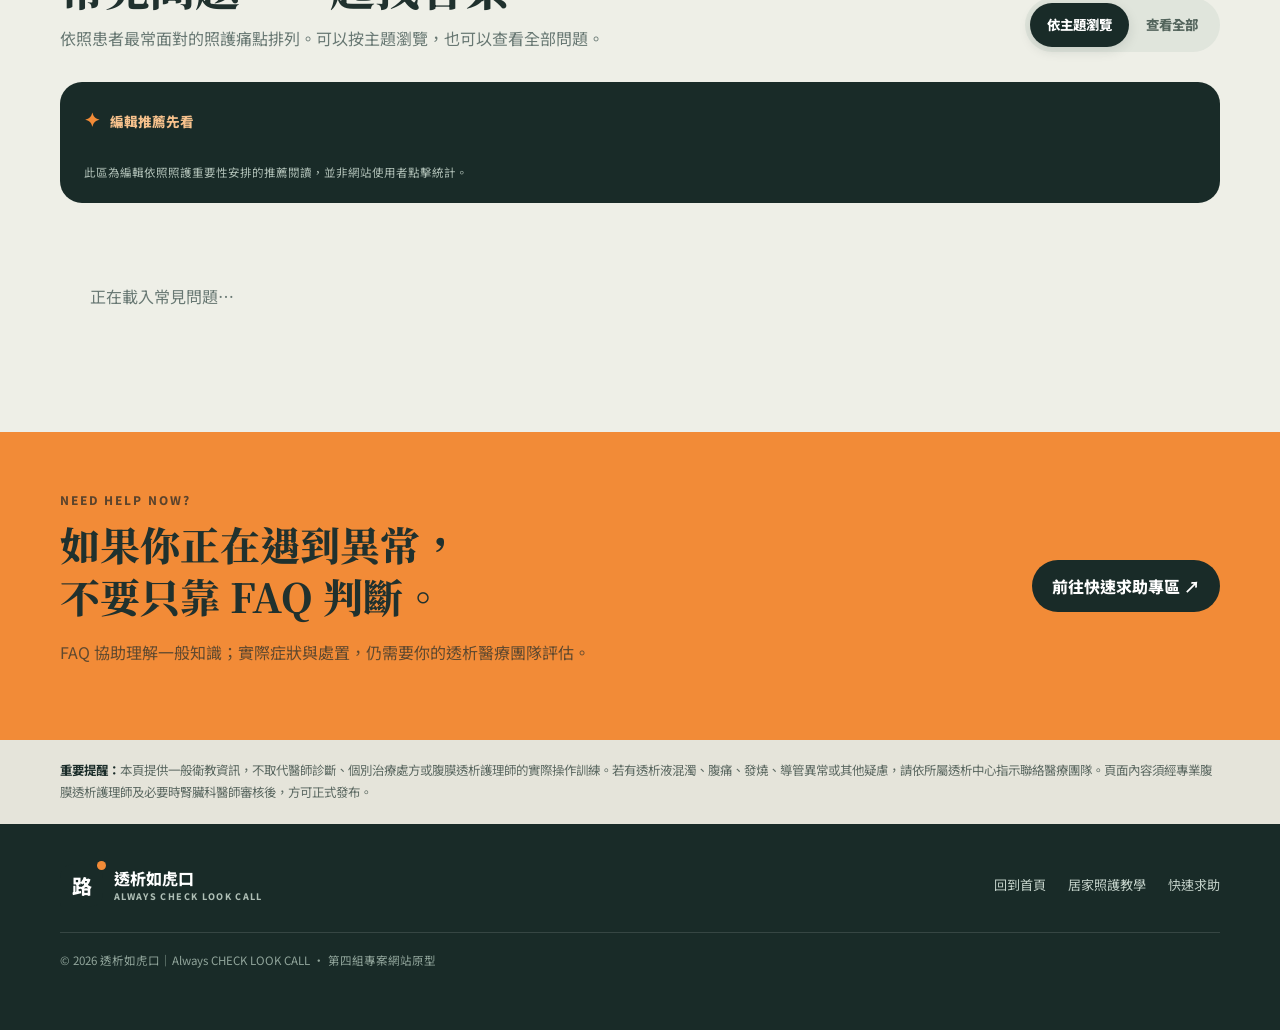
<file: pages/faq.html>
<!doctype html>
<html lang="zh-Hant">
<head>
  <meta charset="utf-8">
  <meta name="viewport" content="width=device-width, initial-scale=1">
  <meta name="theme-color" content="#192b28">
  <meta name="description" content="透析如虎口 FAQ：從居家換液、感染警訊、家屬支持到透析選擇，找到清楚且有依據的衛教資訊。">
  <title>常見問題 FAQ｜透析如虎口 Always CHECK LOOK CALL</title>
  <link rel="preconnect" href="https://fonts.googleapis.com">
  <link rel="preconnect" href="https://fonts.gstatic.com" crossorigin>
  <link href="https://fonts.googleapis.com/css2?family=Noto+Sans+TC:wght@400;500;600;700;800&family=Noto+Serif+TC:wght@600;700;800&display=swap" rel="stylesheet">
  <link rel="stylesheet" href="../assets/css/faq.css">
<link rel="stylesheet" href="../assets/css/global-nav.css">
</head>
<body>
<header class="global-header"><div class="global-nav"><a class="global-brand" href="../index.html" aria-label="透析如虎口首頁"><img src="../assets/images/tiger-check-logo.png" alt="Always CHECK LOOK CALL 老虎 Logo"><span>透析如虎口<small>ALWAYS CHECK LOOK CALL</small></span></a><nav class="global-links" aria-label="主要功能導覽"><a href="../index.html">首頁</a><a href="care-guide.html">居家照護指南</a><a href="faq.html" aria-current="page">FAQ</a><a href="drama.html">AI 情境短劇</a><a href="quiz.html">大家來找碴</a><a href="../index.html#help">快速求助</a><a href="feedback.html">回饋與提問</a></nav><div class="global-actions"><button class="global-large" id="globalLargeText" type="button" aria-pressed="false">Aa 大字模式</button><button class="global-menu" type="button" aria-label="開啟導覽選單" aria-expanded="false">☰</button></div></div></header>

<button id="largeTextToggle" type="button" hidden aria-pressed="false">Aa 大字模式</button>
<main>
  <section class="faq-hero">
    <div class="shell hero-grid">
      <div>
        <div class="eyebrow">FAQ · FIND YOUR ANSWER</div>
        <h1>有些擔心，<br><em>我們一起</em>慢慢釐清。</h1>
        <p>從換液、感染警訊，到家人的支持與生活安排。先找到你正在面對的情境，再一步步理解。</p>
        <div class="hero-pills"><span>以患者疑問出發</span><span>白話解釋 × 專業依據</span><span>臨床審核後發布</span></div>
      </div>
      <aside class="hero-note">
        <span class="note-icon">?</span>
        <strong>不知道怎麼問？</strong>
        <p>你不需要先懂醫療名詞。選一個最接近現在狀況的情境，我們帶你找到相關問題。</p>
        <a class="button button-orange" href="#scenarios">從我的情境開始 ↘</a>
      </aside>
    </div>
  </section>

  <section class="shell search-section" aria-label="搜尋常見問題">
    <div class="section-kicker">START HERE</div>
    <h2>你現在最想知道什麼？</h2>
    <form id="searchForm" class="search-box" role="search">
      <span aria-hidden="true">⌕</span>
      <label class="sr-only" for="searchInput">搜尋問題或關鍵字</label>
      <input id="searchInput" type="search" placeholder="試試看：混濁、換液、感染、家人、旅行…" autocomplete="off">
      <button type="submit">搜尋</button>
      <button type="button" class="clear-search" id="clearSearch" aria-label="清除搜尋">清除</button>
    </form>
    <p class="search-hint" id="searchStatus" aria-live="polite">可輸入生活用語或醫療關鍵字，不確定專有名詞也沒關係。</p>
  </section>

  <section class="shell scenarios-section" id="scenarios">
    <div class="section-heading">
      <div><div class="section-kicker">NOT SURE WHAT TO ASK?</div><h2>不知道怎麼問？<br>從你的情境開始。</h2></div>
      <p>每個人遇到的問題都不一樣。選擇最接近你目前的狀況，就能先看到相關的解答。</p>
    </div>
    <div class="scenario-grid" id="scenarioGrid">
      <article class="scenario-card"><div class="scenario-emoji">🌱</div><h3>我剛開始了解腹膜透析</h3><p>還不清楚 PD 是什麼，或正在比較不同治療方式。</p><button type="button" data-scenario="S-01">看看相關問題 <span>→</span></button></article>
      <article class="scenario-card"><div class="scenario-emoji">🧼</div><h3>我正在家裡進行換液</h3><p>擔心環境、接頭、用品或操作步驟出錯。</p><button type="button" data-scenario="S-02">看看相關問題 <span>→</span></button></article>
      <article class="scenario-card"><div class="scenario-emoji">🩺</div><h3>我發現身體或透析液有異常</h3><p>不確定這些變化是否需要聯絡透析中心。</p><button type="button" data-scenario="S-03">看看相關問題 <span>→</span></button></article>
      <article class="scenario-card"><div class="scenario-emoji">🤝</div><h3>我是患者的家人或照顧者</h3><p>想幫忙，但不確定怎麼支持才合適。</p><button type="button" data-scenario="S-04">看看相關問題 <span>→</span></button></article>
    </div>
  </section>

  <section class="questions-section" id="questions">
    <div class="shell">
      <div class="section-heading questions-heading">
        <div><div class="section-kicker">BROWSE FAQ</div><h2>常見問題，一起找答案。</h2><p class="section-intro">依照患者最常面對的照護痛點排列。可以按主題瀏覽，也可以查看全部問題。</p></div>
        <div class="view-switch" role="group" aria-label="問題瀏覽方式">
          <button type="button" class="view-btn active" data-view="category" aria-pressed="true">依主題瀏覽</button>
          <button type="button" class="view-btn" data-view="all" aria-pressed="false">查看全部</button>
        </div>
      </div>

      <div class="popular-wrap">
        <div class="popular-label"><span>✦</span> 編輯推薦先看</div>
        <div class="popular-list" id="popularList"></div>
        <p class="popular-note">此區為編輯依照照護重要性安排的推薦閱讀，並非網站使用者點擊統計。</p>
      </div>

      <div class="category-tabs" id="categoryTabs" aria-label="FAQ 主題篩選"></div>
      <div id="faqContent" class="faq-content" aria-live="polite">
        <div class="loading">正在載入常見問題…</div>
      </div>
      <div class="empty-state" id="emptyState" hidden>
        <span>🔎</span><h3>暫時找不到符合的問題</h3><p>試試其他關鍵字，或從上方的患者情境入口開始。</p>
        <button type="button" class="button button-dark" id="resetFilters">顯示全部問題</button>
      </div>
    </div>
  </section>

  <section class="help-banner">
    <div class="shell help-inner">
      <div><div class="section-kicker">NEED HELP NOW?</div><h2>如果你正在遇到異常，<br>不要只靠 FAQ 判斷。</h2><p>FAQ 協助理解一般知識；實際症狀與處置，仍需要你的透析醫療團隊評估。</p></div>
      <a class="button button-dark" href="../index.html#help">前往快速求助專區 ↗</a>
    </div>
  </section>
  <section class="disclaimer">
    <div class="shell"><strong>重要提醒：</strong>本頁提供一般衛教資訊，不取代醫師診斷、個別治療處方或腹膜透析護理師的實際操作訓練。若有透析液混濁、腹痛、發燒、導管異常或其他疑慮，請依所屬透析中心指示聯絡醫療團隊。頁面內容須經專業腹膜透析護理師及必要時腎臟科醫師審核後，方可正式發布。</div>
  </section>
</main>

<footer class="site-footer">
  <div class="shell footer-row">
    <a class="brand footer-brand" href="../index.html#home"><span class="brand-mark">路</span><span>透析如虎口<small>ALWAYS CHECK LOOK CALL</small></span></a>
    <div class="footer-links"><a href="../index.html">回到首頁</a><a href="../index.html#path">居家照護教學</a><a href="../index.html#help">快速求助</a></div>
  </div>
  <div class="shell copyright">© 2026 透析如虎口｜Always CHECK LOOK CALL · 第四組專案網站原型</div>
</footer>
<nav class="bottom-nav" aria-label="手機快速導覽">
  <a href="../index.html#home"><span>⌂</span>首頁</a><a href="../index.html#path"><span>▦</span>教學</a><a class="active" href="faq.html"><span>？</span>FAQ</a><a href="../index.html#help"><span>＋</span>求助</a>
</nav>
<script src="../assets/js/global-nav.js" defer></script><script src="../assets/js/faq.js" defer></script><script>document.getElementById("globalLargeText").addEventListener("click",()=>document.getElementById("largeTextToggle")?.click());</script>

</body>
</html>
</file>
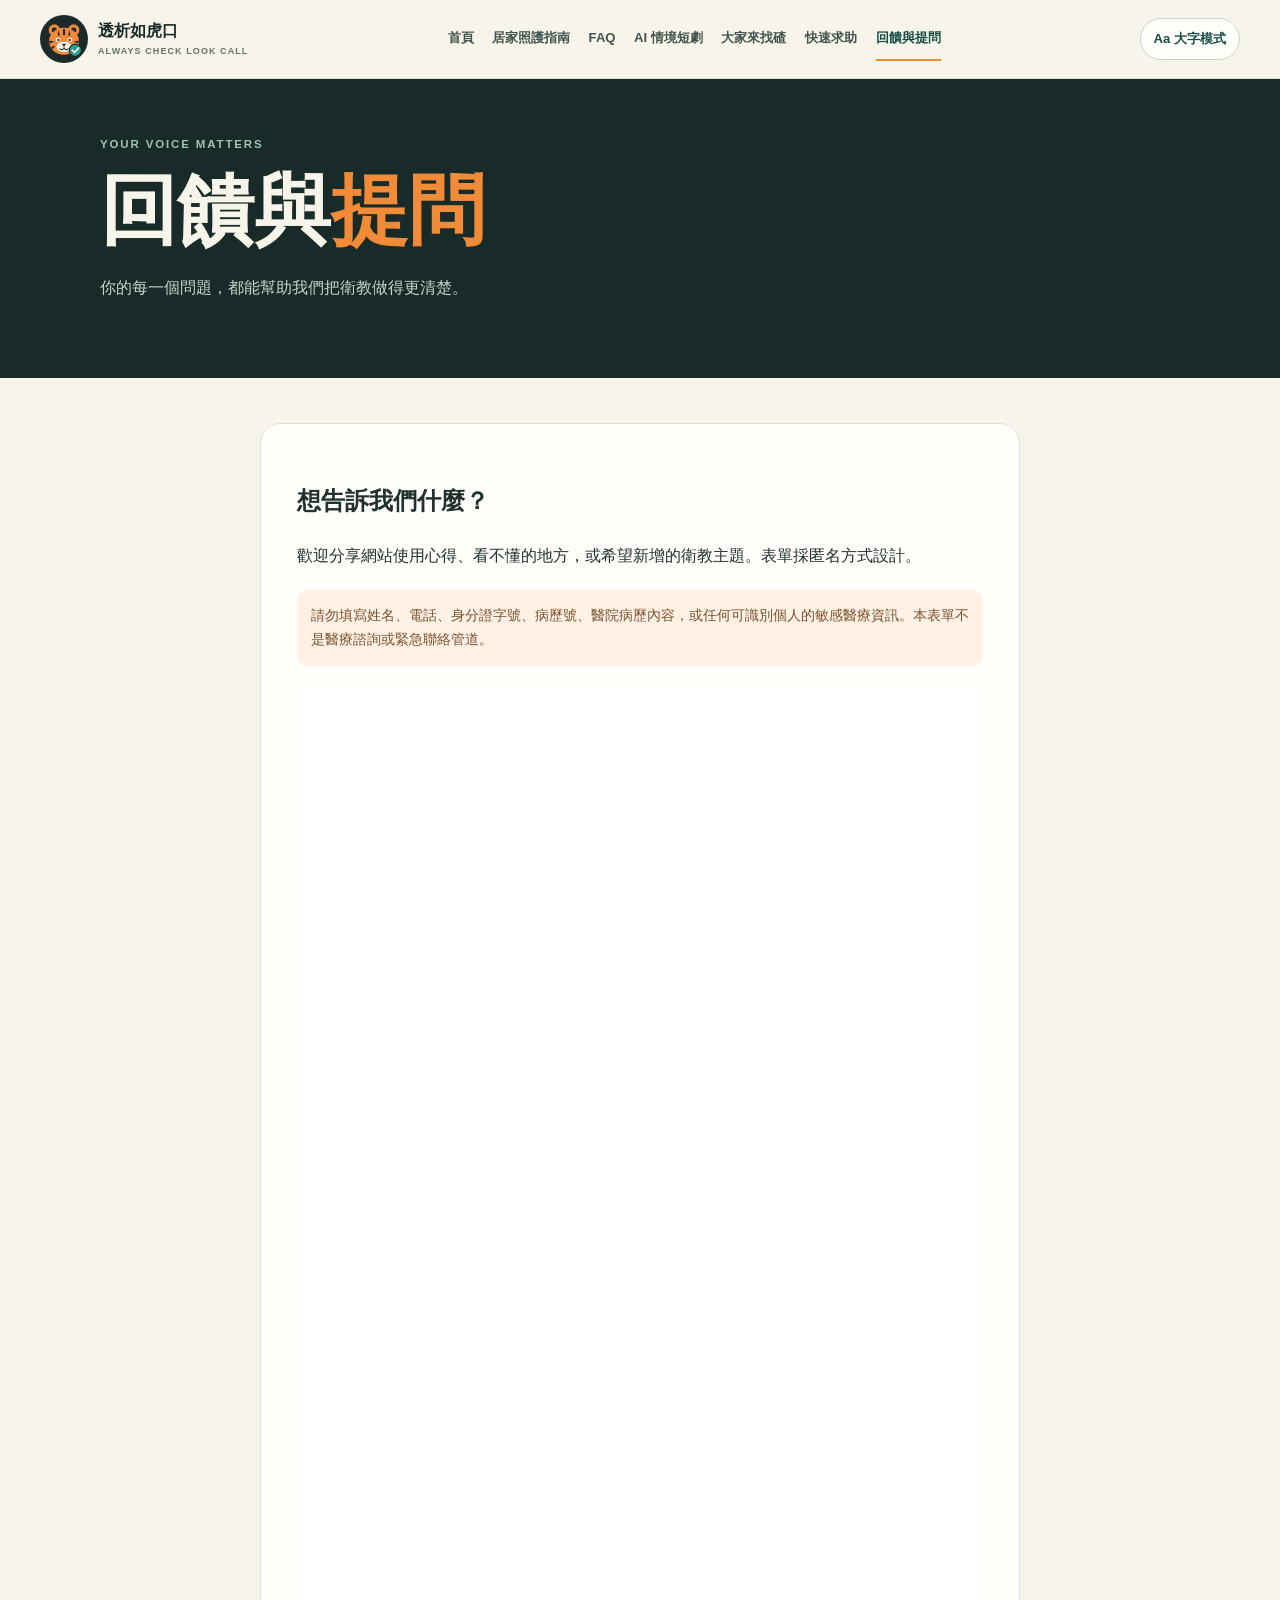
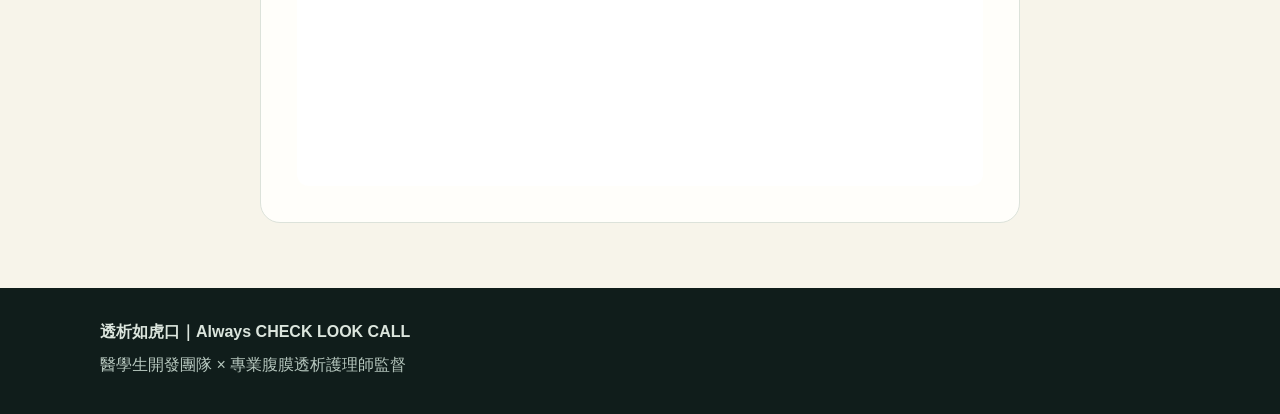
<file: pages/feedback.html>
<!doctype html><html lang="zh-Hant"><head><meta charset="utf-8"><meta name="viewport" content="width=device-width,initial-scale=1"><title>回饋與提問｜透析如虎口</title><link rel="stylesheet" href="../assets/css/quiz.css"><style>.feedback-panel{max-width:760px;margin:45px auto 65px;background:#fffefa;border:1px solid #dce2da;border-radius:20px;padding:clamp(20px,4vw,36px)}.form-placeholder{border:2px dashed #b8c8bb;border-radius:14px;padding:30px;text-align:center;background:#f5f7f1;color:#52645b}.form-placeholder code{display:block;white-space:normal;overflow-wrap:anywhere;text-align:left;background:#e8eee7;padding:12px;border-radius:8px;margin-top:15px;font-size:.8rem}.embed{width:100%;height:1100px;border:0;border-radius:12px;display:block;background:#fff}.safety{background:#fff2e5;padding:14px;border-radius:12px;color:#79512e;font-size:.85rem;margin:20px 0}</style><link rel="stylesheet" href="../assets/css/global-nav.css">
</head><body><header class="global-header"><div class="global-nav"><a class="global-brand" href="../index.html" aria-label="透析如虎口首頁"><img src="../assets/images/tiger-check-logo.png" alt="Always CHECK LOOK CALL 老虎 Logo"><span>透析如虎口<small>ALWAYS CHECK LOOK CALL</small></span></a><nav class="global-links" aria-label="主要功能導覽"><a href="../index.html">首頁</a><a href="care-guide.html">居家照護指南</a><a href="faq.html">FAQ</a><a href="drama.html">AI 情境短劇</a><a href="quiz.html">大家來找碴</a><a href="../index.html#help">快速求助</a><a href="feedback.html" aria-current="page">回饋與提問</a></nav><div class="global-actions"><button class="global-large" id="globalLargeText" type="button" aria-pressed="false">Aa 大字模式</button><button class="global-menu" type="button" aria-label="開啟導覽選單" aria-expanded="false">☰</button></div></div></header><section class="hero"><div class="shell"><div class="eyebrow">YOUR VOICE MATTERS</div><h1>回饋與<span>提問</span></h1><p>你的每一個問題，都能幫助我們把衛教做得更清楚。</p></div></section><main class="shell"><section class="feedback-panel"><h2>想告訴我們什麼？</h2><p>歡迎分享網站使用心得、看不懂的地方，或希望新增的衛教主題。表單採匿名方式設計。</p><div class="safety">請勿填寫姓名、電話、身分證字號、病歷號、醫院病歷內容，或任何可識別個人的敏感醫療資訊。本表單不是醫療諮詢或緊急聯絡管道。</div><iframe class="embed" src="https://docs.google.com/forms/d/e/1FAIpQLSdnnPQTyKo3VvQWD5H6vFGh9kZb0oJftvkltHNVBqrSymqwJg/viewform?embedded=true" title="匿名回饋與提問表單" loading="lazy">載入 Google 表單中…</iframe></section></main><footer><div class="shell"><b>透析如虎口｜Always CHECK LOOK CALL</b><p>醫學生開發團隊 × 專業腹膜透析護理師監督</p></div></footer><script src="../assets/js/global-nav.js" defer></script><script>document.getElementById("globalLargeText").addEventListener("click",()=>{const on=!document.documentElement.classList.contains("large-text");document.documentElement.classList.toggle("large-text",on);document.getElementById("globalLargeText").setAttribute("aria-pressed",String(on));document.getElementById("globalLargeText").textContent=on?"Aa 關閉大字模式":"Aa 大字模式";});</script></body></html>
</file>
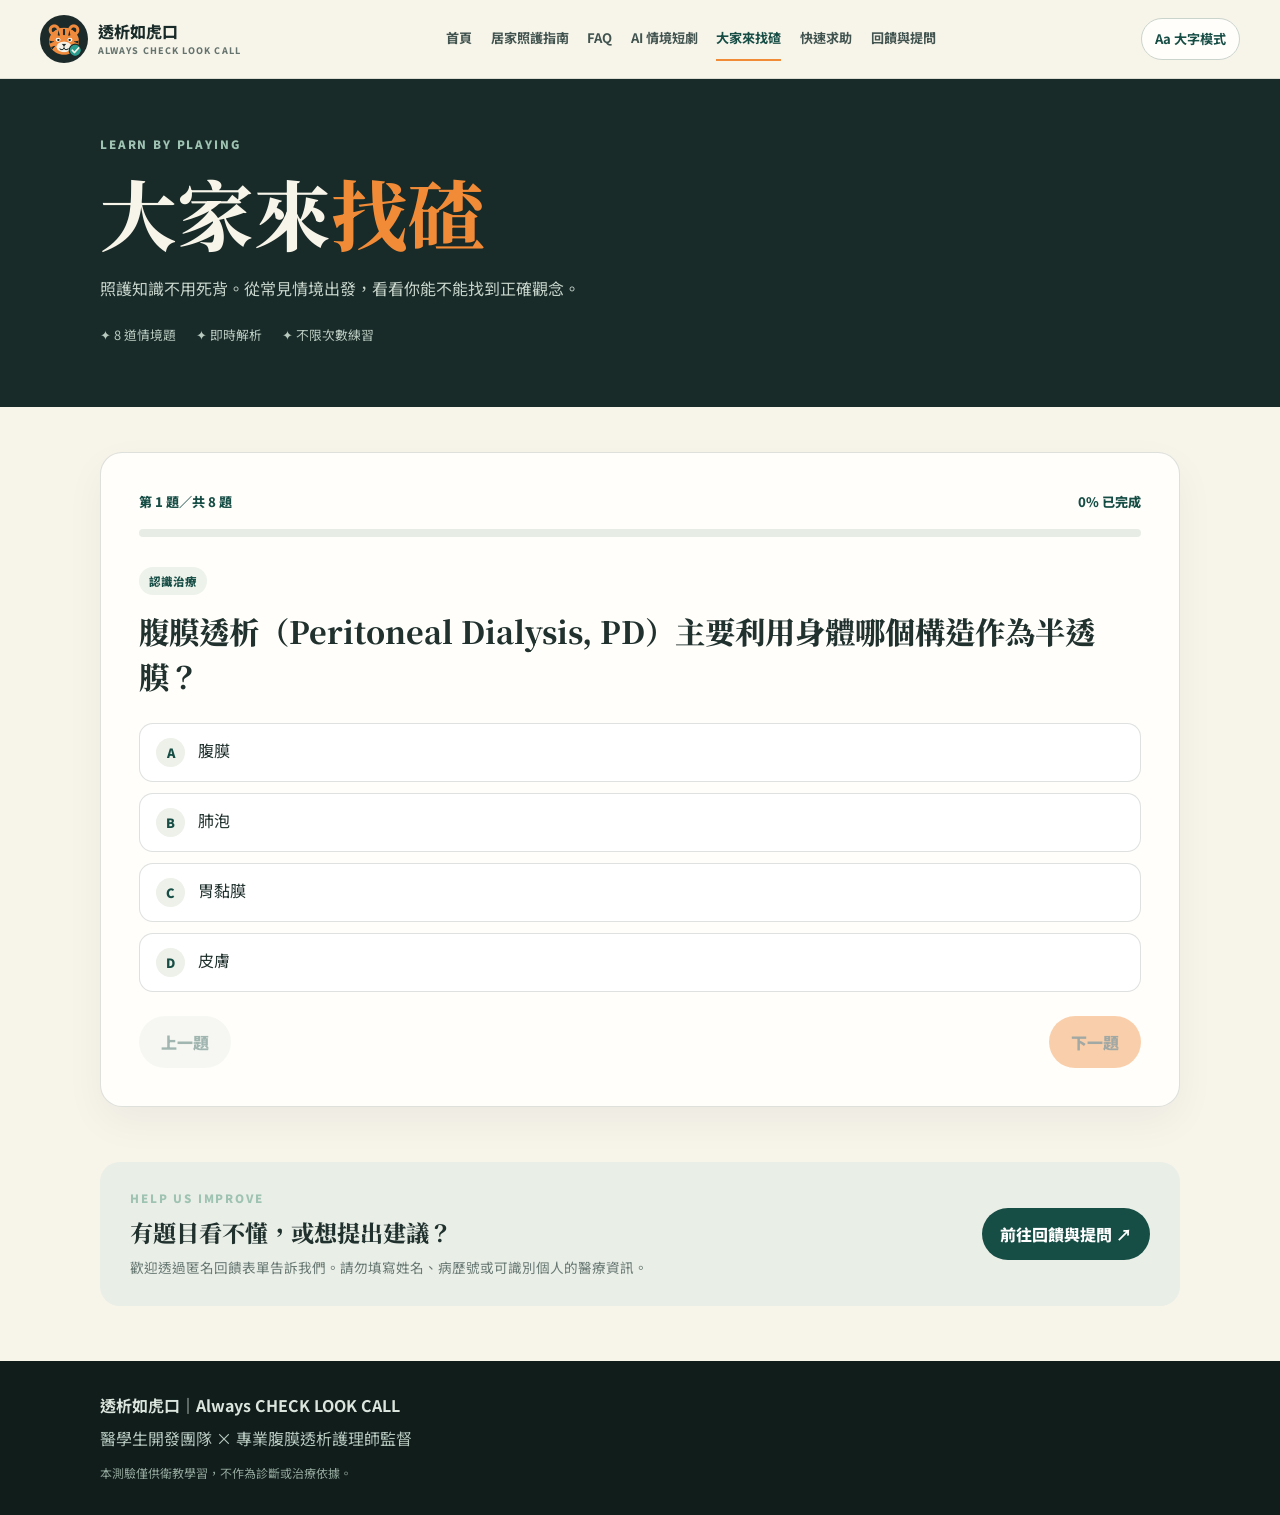
<file: pages/quiz.html>
<!doctype html><html lang="zh-Hant"><head><meta charset="utf-8"><meta name="viewport" content="width=device-width,initial-scale=1"><meta name="theme-color" content="#192b28"><title>大家來找碴｜透析如虎口</title><link rel="preconnect" href="https://fonts.googleapis.com"><link href="https://fonts.googleapis.com/css2?family=Noto+Sans+TC:wght@400;500;600;700;800&family=Noto+Serif+TC:wght@600;700;800&display=swap" rel="stylesheet"><link rel="stylesheet" href="../assets/css/quiz.css"><link rel="stylesheet" href="../assets/css/global-nav.css">
</head><body>
<header class="global-header"><div class="global-nav"><a class="global-brand" href="../index.html" aria-label="透析如虎口首頁"><img src="../assets/images/tiger-check-logo.png" alt="Always CHECK LOOK CALL 老虎 Logo"><span>透析如虎口<small>ALWAYS CHECK LOOK CALL</small></span></a><nav class="global-links" aria-label="主要功能導覽"><a href="../index.html">首頁</a><a href="care-guide.html">居家照護指南</a><a href="faq.html">FAQ</a><a href="drama.html">AI 情境短劇</a><a href="quiz.html" aria-current="page">大家來找碴</a><a href="../index.html#help">快速求助</a><a href="feedback.html">回饋與提問</a></nav><div class="global-actions"><button class="global-large" id="globalLargeText" type="button" aria-pressed="false">Aa 大字模式</button><button class="global-menu" type="button" aria-label="開啟導覽選單" aria-expanded="false">☰</button></div></div></header>
<main><section class="hero"><div class="shell"><div class="eyebrow">LEARN BY PLAYING</div><h1>大家來<span>找碴</span></h1><p>照護知識不用死背。從常見情境出發，看看你能不能找到正確觀念。</p><div class="hero-meta"><span>✦ 8 道情境題</span><span>✦ 即時解析</span><span>✦ 不限次數練習</span></div></div></section>
<section class="shell quiz-wrap"><div class="quiz-card" id="quizApp"><div class="loading">正在載入題目…</div></div></section>
<section class="shell feedback-callout"><div><div class="eyebrow">HELP US IMPROVE</div><h2>有題目看不懂，或想提出建議？</h2><p>歡迎透過匿名回饋表單告訴我們。請勿填寫姓名、病歷號或可識別個人的醫療資訊。</p></div><a class="feedback-btn" id="feedbackLink" href="../pages/feedback.html">前往回饋與提問 ↗</a></section>
</main><footer><div class="shell"><b>透析如虎口｜Always CHECK LOOK CALL</b><p>醫學生開發團隊 × 專業腹膜透析護理師監督</p><small>本測驗僅供衛教學習，不作為診斷或治療依據。</small></div></footer><script src="../assets/js/global-nav.js" defer></script><script src="../assets/js/quiz.js" defer></script></body></html>
</file>
<file: assets/css/care-guide.css>
:root{--forest:#192b28;--green:#164d45;--mint:#2f9e8f;--cream:#f7f4ea;--paper:#fffefa;--orange:#f28b37;--ink:#20312e;--muted:#687873;--line:rgba(25,43,40,.13);--shadow:0 16px 44px rgba(25,43,40,.08)}
*{box-sizing:border-box}html{font-size:16px;scroll-behavior:smooth;scroll-padding-top:90px}body{margin:0;background:var(--cream);color:var(--ink);font:1rem/1.75 "Noto Sans TC",sans-serif}button,a{font:inherit}button{cursor:pointer}a{color:inherit;text-decoration:none}.shell{width:min(1160px,calc(100% - 44px));margin:auto}.header{position:sticky;top:0;z-index:10;background:#f7f4eaf0;backdrop-filter:blur(15px);border-bottom:1px solid var(--line)}.nav{height:74px;display:flex;align-items:center;justify-content:space-between}.brand{display:flex;align-items:center;gap:11px;font-weight:800;line-height:1.2}.mark{width:42px;height:42px;display:grid;place-items:center;background:var(--forest);color:white;border-radius:14px 14px 14px 4px;font-size:20px}.brand small{display:block;color:var(--muted);font-size:9px;letter-spacing:.15em;margin-top:4px}.nav-right{display:flex;align-items:center;gap:20px}.module-label,.kicker{font-size:.72rem;letter-spacing:.16em;font-weight:800;color:var(--green)}.large-toggle{background:white;border:1px solid #cbd4cc;color:var(--green);border-radius:99px;padding:9px 15px;min-height:44px;font-weight:800}.large-toggle[aria-pressed=true]{background:var(--green);color:white}
html.large-text{font-size:20px}html.large-text body{line-height:1.85}html.large-text button{min-height:52px}html.large-text .lesson-body{font-size:1.05rem}
.hero{background:var(--forest);color:var(--cream);padding:70px 0 76px;position:relative;overflow:hidden}.hero:after{content:"✓";position:absolute;right:7%;top:-110px;font:800 30rem/1 "Noto Serif TC";color:#ffffff08}.hero-grid{display:grid;grid-template-columns:1.25fr .75fr;gap:65px;align-items:center;position:relative;z-index:1}.eyebrow{font-size:.74rem;letter-spacing:.17em;color:#b9d1c5;font-weight:800}.hero h1{font:800 clamp(2.6rem,5.4vw,4.5rem)/1.3 "Noto Serif TC";letter-spacing:-.04em;margin:17px 0}.hero h1 em{font-style:normal;color:var(--orange)}.hero p{max-width:630px;color:#c4d1ca}.hero-tags{display:flex;gap:9px;flex-wrap:wrap;margin-top:25px}.hero-tags span{border:1px solid #ffffff35;border-radius:99px;padding:7px 13px;font-size:.78rem;color:#e1e9e3}.hero-aside{background:var(--paper);color:var(--ink);border-radius:23px;padding:27px;box-shadow:0 20px 55px #0003}.hero-icon{width:47px;height:47px;border-radius:15px;background:#e5f0e9;color:var(--green);display:grid;place-items:center;font-size:1.7rem;font-weight:900}.hero-aside strong{display:block;font:800 1.45rem "Noto Serif TC";margin-top:15px}.hero-aside p{color:var(--muted);font-size:.9rem}.primary{display:flex;align-items:center;justify-content:center;gap:12px;background:var(--orange);color:var(--forest);padding:12px 18px;border-radius:99px;font-weight:800;min-height:48px;margin-top:15px}.progress-area{padding:55px 0 42px}.progress-top{display:flex;justify-content:space-between;align-items:end}.progress-area h2,.learning h2,.focus-section h2,.sources h2{font:800 clamp(1.8rem,3.5vw,2.5rem)/1.3 "Noto Serif TC";margin:8px 0 17px}.progress-count{text-align:right}.progress-count b{display:block;font-size:1.5rem;color:var(--green)}.progress-count span,.muted{font-size:.8rem;color:var(--muted)}.progress-track{height:9px;background:#e1e5dc;border-radius:99px;overflow:hidden}.progress-track span{display:block;width:0;height:100%;background:var(--mint);border-radius:99px;transition:width .3s}.learning{padding:36px 0 82px}.learning-head{display:flex;justify-content:space-between;align-items:end;gap:25px;margin-bottom:23px}.learning-head p{max-width:400px;color:var(--muted);font-size:.88rem;margin:0 0 16px}.layout{display:grid;grid-template-columns:310px 1fr;gap:20px;align-items:start}.lesson-nav,.lesson-panel{background:var(--paper);border:1px solid var(--line);border-radius:20px;box-shadow:0 5px 20px #192b2805}.lesson-nav{padding:16px;position:sticky;top:94px}.nav-title{font-weight:800;padding:7px 8px 14px;display:flex;justify-content:space-between}.nav-title span{font-size:.65rem;letter-spacing:.12em;color:#91a098}.lesson-link{display:grid;grid-template-columns:35px 1fr 18px;gap:9px;align-items:center;text-align:left;width:100%;border:0;background:transparent;border-radius:12px;padding:11px 9px;color:var(--ink);margin:3px 0}.lesson-link:hover,.lesson-link.active{background:#eaf0e9}.lesson-link .num{width:30px;height:30px;border-radius:10px;background:#edf0e9;display:grid;place-items:center;font-size:.75rem;font-weight:800;color:var(--green)}.lesson-link.done .num{background:var(--green);color:white}.lesson-link b{font-size:.83rem;line-height:1.35}.lesson-link small{display:block;color:var(--muted);font-size:.68rem;margin-top:3px}.lesson-link .tick{color:var(--mint);font-weight:900}.lesson-panel{padding:29px;min-height:550px}.placeholder{text-align:center;padding:100px 20px}.placeholder span{font-size:2rem;color:var(--orange)}.placeholder h3{font:800 1.4rem "Noto Serif TC"}.placeholder p{color:var(--muted)}.lesson-top{display:flex;justify-content:space-between;gap:15px;align-items:center}.lesson-meta{font-size:.72rem;color:var(--green);font-weight:800;letter-spacing:.06em}.lesson-duration{font-size:.75rem;color:var(--muted)}.lesson-panel h2{font:800 clamp(1.65rem,3vw,2.3rem)/1.35 "Noto Serif TC";margin:13px 0 5px}.lesson-subtitle{color:var(--muted);margin:0 0 23px}.objective{background:#edf2eb;border-radius:13px;padding:13px 15px;font-size:.86rem;color:#426056;margin-bottom:22px}.objective b{color:var(--green)}.lesson-section{border-top:1px solid var(--line);padding:21px 0}.lesson-section h3{font:800 1.13rem "Noto Serif TC";margin:0 0 12px}.lesson-body{font-size:.93rem;color:#52625b}.content-cards{display:grid;grid-template-columns:repeat(2,1fr);gap:12px}.content-card{border:1px solid var(--line);background:#fff;border-radius:14px;padding:15px}.content-card b{display:block;color:var(--green);margin-bottom:5px}.content-card p{font-size:.85rem;color:var(--muted);margin:0}.check-list{list-style:none;padding:0;margin:0}.check-list li{padding:10px 12px;border-bottom:1px solid #edf0e9;font-size:.88rem;display:flex;gap:10px;align-items:flex-start}.check-list li:before{content:"□";font-size:1.1rem;color:var(--mint);font-weight:800}.step-list{display:grid;gap:10px}.step{display:grid;grid-template-columns:36px 1fr;gap:12px;background:#f5f5ef;border-radius:13px;padding:13px}.step span{width:32px;height:32px;border-radius:50%;background:var(--green);color:white;display:grid;place-items:center;font-weight:800}.step b{display:block;color:var(--green)}.step p{margin:3px 0 0;font-size:.85rem;color:var(--muted)}.callout{background:#fff4e8;border-left:4px solid var(--orange);padding:15px 17px;border-radius:0 12px 12px 0;margin-top:16px;color:#5d4c39;font-size:.88rem}.callout b{display:block;color:#8a5627;margin-bottom:4px}.source-tags{display:flex;gap:8px;flex-wrap:wrap;margin-top:10px}.source-tags a{font-size:.72rem;color:var(--green);text-decoration:underline}.lesson-actions{display:flex;justify-content:space-between;gap:10px;border-top:1px solid var(--line);padding-top:19px;margin-top:20px}.lesson-actions button{border:1px solid #cbd4cc;background:white;color:var(--green);border-radius:99px;padding:10px 16px;font-weight:800}.lesson-actions .complete{background:var(--green);color:white;border-color:var(--green)}.focus-section{background:#eeefe7;padding:68px 0 75px}.focus-grid{display:grid;grid-template-columns:repeat(3,1fr);gap:13px;margin-top:25px}.focus-grid button{position:relative;text-align:left;border:1px solid var(--line);border-radius:17px;background:var(--paper);padding:19px;min-height:155px;color:var(--ink)}.focus-grid button>span{display:block;font-size:.7rem;color:var(--orange);font-weight:900;letter-spacing:.1em}.focus-grid b{display:block;margin:13px 25px 5px 0;font-size:.96rem}.focus-grid small{color:var(--muted)}.focus-grid i{position:absolute;right:18px;bottom:18px;color:var(--green);font-style:normal;font-size:1.2rem}.help-strip{background:var(--orange);padding:50px 0}.help-content{display:flex;align-items:center;justify-content:space-between;gap:30px}.help-content h2{font:800 clamp(1.8rem,3.3vw,2.5rem)/1.3 "Noto Serif TC";margin:8px 0}.help-content p{color:#654c32}.help-content .kicker{color:#62492e}.secondary{display:inline-flex;background:var(--forest);color:white;padding:13px 19px;border-radius:99px;font-weight:800;white-space:nowrap}.sources{padding:65px 0 75px}.sources>p{max-width:850px}.source-list{display:grid;grid-template-columns:1fr 1fr;gap:12px;margin-top:22px}.source-item{background:var(--paper);border:1px solid var(--line);border-radius:14px;padding:16px}.source-item b{display:block;font-size:.9rem;color:var(--green)}.source-item p{font-size:.78rem;color:var(--muted);margin:7px 0}.source-item a{font-size:.78rem;text-decoration:underline;color:var(--green)}.review-box{margin-top:20px;background:#f1e9dc;border-radius:14px;padding:17px 19px;color:#62513d}.review-box b{color:#79562d}.review-box p{font-size:.85rem;margin:6px 0 0}.footer{background:var(--forest);color:#dbe5dd;padding:35px 0}.footer p{color:#b9c9c0;margin:5px 0}.footer small{color:#91a59b;font-size:.75rem}
@media(max-width:850px){.hero-grid{gap:30px}.layout{grid-template-columns:260px 1fr}.lesson-nav{top:85px}.lesson-panel{padding:22px}.module-label{display:none}}
@media(max-width:650px){.shell{width:calc(100% - 34px)}.nav{height:65px}.nav-right{gap:8px}.large-toggle{font-size:.78rem;padding:7px 10px;min-height:40px}.hero{padding:50px 0}.hero-grid{grid-template-columns:1fr;gap:24px}.hero h1{font-size:clamp(2.4rem,11vw,3.5rem)}.hero:after{font-size:18rem;right:-10%;top:0}.progress-area{padding:42px 0 30px}.learning{padding:28px 0 55px}.learning-head{display:block}.learning-head p{margin-top:8px}.layout{grid-template-columns:1fr}.lesson-nav{position:static;overflow:hidden}.lesson-nav #lessonList{display:flex;overflow:auto;gap:6px;padding-bottom:5px}.lesson-link{min-width:190px;grid-template-columns:30px 1fr 15px}.lesson-panel{min-height:0;padding:19px}.placeholder{padding:55px 15px}.content-cards,.focus-grid,.source-list{grid-template-columns:1fr}.lesson-actions{flex-wrap:wrap}.lesson-actions button{flex:1}.help-content{display:block}.secondary{margin-top:12px;white-space:normal}.focus-section{padding:50px 0}.sources{padding:48px 0}.progress-count b{font-size:1.2rem}}
@media(prefers-reduced-motion:reduce){*{scroll-behavior:auto!important;transition:none!important}}
</file>
<file: assets/css/global-nav.css>
/* Shared navigation for every Always CHECK LOOK CALL page */
.global-header{position:sticky;top:0;z-index:100;background:rgba(247,244,234,.96);backdrop-filter:blur(16px);border-bottom:1px solid rgba(25,43,40,.12)}
.global-header *{box-sizing:border-box}.global-nav{width:min(1200px,calc(100% - 40px));min-height:78px;margin:auto;display:flex;align-items:center;gap:22px;justify-content:space-between}
.global-brand{display:flex;align-items:center;gap:10px;min-width:190px;color:#192b28;text-decoration:none;font-weight:800;line-height:1.15}
.global-brand img{width:48px;height:48px;object-fit:contain;border-radius:50%;flex:none}.global-brand small{display:block;font-size:9px;letter-spacing:.12em;color:#65746e;margin-top:5px}
.global-links{display:flex;align-items:center;justify-content:center;gap:clamp(10px,1.45vw,22px);flex:1}
.global-links a{color:#42544f;text-decoration:none;font-size:.82rem;font-weight:700;white-space:nowrap;padding:10px 0;border-bottom:2px solid transparent}
.global-links a:hover,.global-links a[aria-current=page]{color:#164d45;border-color:#f28b37}
.global-actions{display:flex;align-items:center;gap:9px}.global-large{border:1px solid #cbd4cc;background:#fffefa;color:#164d45;border-radius:99px;padding:9px 13px;min-height:42px;font:inherit;font-weight:700;font-size:.82rem;white-space:nowrap;cursor:pointer}
.global-menu{display:none;border:1px solid #cbd4cc;background:#fffefa;color:#192b28;border-radius:12px;min-width:44px;min-height:44px;font-size:22px;cursor:pointer}
@media(max-width:980px){.global-nav{gap:12px}.global-brand{min-width:165px}.global-brand img{width:42px;height:42px}.global-links{gap:10px}.global-links a{font-size:.75rem}}
@media(max-width:760px){.global-nav{width:calc(100% - 30px);min-height:68px;flex-wrap:wrap;gap:8px}.global-brand img{width:40px;height:40px}.global-brand{min-width:0;font-size:.92rem}.global-brand small{font-size:8px}.global-menu{display:block}.global-links{display:none;order:3;flex-basis:100%;width:100%;padding:7px 0 14px;align-items:stretch;flex-direction:column;gap:0}.global-links.open{display:flex}.global-links a{padding:11px 8px;border-bottom:1px solid rgba(25,43,40,.09);font-size:.9rem}.global-actions{margin-left:auto}.global-large{font-size:.75rem;padding:7px 10px;min-height:40px}}
html.large-text .global-links a,html.large-text .global-large{font-size:1rem}.global-header button:focus-visible,.global-header a:focus-visible{outline:3px solid #f28b37;outline-offset:3px}
</file>
<file: assets/css/drama.css>
:root{--forest:#192b28;--green:#164d45;--mint:#2f9e8f;--cream:#f7f4ea;--paper:#fffefa;--orange:#f28b37;--ink:#20312e;--muted:#687873;--line:rgba(25,43,40,.13)}
*{box-sizing:border-box}html{font-size:16px;scroll-behavior:smooth;scroll-padding-top:85px}body{margin:0;background:var(--cream);color:var(--ink);font:1rem/1.75 "Noto Sans TC",sans-serif}button,a{font:inherit}a{color:inherit;text-decoration:none}.shell{width:min(1160px,calc(100% - 44px));margin:auto}.header{position:sticky;top:0;z-index:10;background:#f7f4eaf0;backdrop-filter:blur(15px);border-bottom:1px solid var(--line)}.nav{height:74px;display:flex;align-items:center;justify-content:space-between}.brand{display:flex;align-items:center;gap:11px;font-weight:800;line-height:1.2}.mark{width:42px;height:42px;display:grid;place-items:center;background:var(--forest);color:white;border-radius:14px 14px 14px 4px;font-size:20px}.brand small{display:block;color:var(--muted);font-size:9px;letter-spacing:.15em;margin-top:4px}.nav-right{display:flex;align-items:center;gap:20px}.module-label,.kicker{font-size:.72rem;letter-spacing:.16em;font-weight:800;color:var(--green)}.large-toggle{background:white;border:1px solid #cbd4cc;color:var(--green);border-radius:99px;padding:9px 15px;min-height:44px;font-weight:800}.large-toggle[aria-pressed=true]{background:var(--green);color:white}html.large-text{font-size:20px}html.large-text body{line-height:1.85}html.large-text button{min-height:52px}
.hero{background:var(--forest);color:var(--cream);padding:65px 0 76px;overflow:hidden;position:relative}.hero:after{content:"";position:absolute;width:560px;height:560px;border:1px solid #ffffff12;border-radius:50%;right:-150px;top:-230px;box-shadow:0 0 0 55px #ffffff08,0 0 0 110px #ffffff05}.hero-grid{display:grid;grid-template-columns:1.1fr .9fr;gap:45px;align-items:center;position:relative;z-index:1}.eyebrow{font-size:.72rem;letter-spacing:.16em;color:#b8d0c5;font-weight:800}.hero h1{font:800 clamp(2.7rem,5.5vw,4.6rem)/1.28 "Noto Serif TC";letter-spacing:-.04em;margin:18px 0}.hero h1 em{font-style:normal;color:var(--orange)}.hero-copy>p{max-width:560px;color:#c5d2cb}.hero-cta{display:inline-flex;gap:18px;align-items:center;margin-top:18px;background:var(--orange);color:var(--forest);font-weight:900;border-radius:99px;padding:12px 20px;min-height:49px}.hero-note{font-size:.73rem;color:#b3c5bb;margin-top:24px}.hero-note i{display:inline-block;width:4px;height:4px;border-radius:50%;background:var(--orange);vertical-align:middle;margin:0 9px}.hero-art{height:390px;display:flex;justify-content:center;align-items:center;position:relative}.phone-frame{height:360px;width:205px;background:#0d1917;border:5px solid #63736b;border-radius:34px;padding:9px;box-shadow:0 25px 55px #0005;transform:rotate(5deg)}.phone-speaker{height:13px;width:65px;border-radius:99px;background:#0d1917;position:absolute;top:12px;left:50%;transform:translateX(-50%);z-index:2}.phone-screen{height:100%;border-radius:23px;background:linear-gradient(155deg,#f28b37 0%,#d66f2c 48%,#164d45 100%);color:white;display:flex;flex-direction:column;justify-content:space-between;padding:22px 13px 16px;text-align:center}.screen-top,.screen-bottom{font-size:.55rem;letter-spacing:.12em;font-weight:800;display:flex;justify-content:space-between}.screen-top span{color:#ffe1bf}.screen-center{display:grid;justify-items:center;gap:12px}.play-ring{width:65px;height:65px;border:1px solid #ffffffb0;border-radius:50%;display:grid;place-items:center;padding-left:4px;font-size:1.2rem;background:#ffffff20;backdrop-filter:blur(5px)}.screen-center b{font:800 1.25rem/1.5 "Noto Serif TC"}.screen-center small{font-size:.52rem;letter-spacing:.15em;color:#ffe5cb}.art-sticker{position:absolute;right:3%;bottom:35px;background:var(--paper);color:var(--green);padding:13px 18px;border-radius:14px 14px 14px 3px;font-weight:900;line-height:1.45;box-shadow:0 10px 30px #0003;transform:rotate(-5deg)}
.intro-row{display:grid;grid-template-columns:1fr 1fr;gap:55px;padding:62px 0 68px;align-items:center}.intro-row h2,.section-heading h2,.watch-guide h2{font:800 clamp(1.9rem,3.4vw,2.7rem)/1.35 "Noto Serif TC";margin:8px 0}.intro-row>p{color:var(--muted);max-width:560px;margin:0}
.episodes-section{background:#eeefe7;padding:68px 0 78px}.section-heading{display:flex;justify-content:space-between;align-items:end;margin-bottom:25px}.series-count{font-size:.72rem;letter-spacing:.14em;color:var(--green);font-weight:900;border:1px solid #bdc9bf;border-radius:99px;padding:7px 12px}.episode-layout{display:grid;grid-template-columns:330px 1fr;gap:20px;align-items:start}.episode-list{display:grid;gap:9px}.episode-item{display:grid;grid-template-columns:50px 1fr 20px;gap:12px;align-items:center;text-align:left;border:1px solid var(--line);background:var(--paper);padding:13px;border-radius:15px;color:var(--ink);min-height:83px;transition:.2s}.episode-item:hover,.episode-item.active{border-color:var(--green);background:#fafff9;transform:translateX(3px)}.episode-thumb{height:56px;width:50px;border-radius:10px;background:var(--forest);color:var(--orange);display:grid;place-items:center;font-size:.68rem;font-weight:900;letter-spacing:.05em}.episode-item b{display:block;font-size:.88rem;line-height:1.4}.episode-item small{display:block;color:var(--muted);font-size:.68rem;margin-top:4px}.episode-item .arrow{color:var(--green);font-size:1.2rem}.viewer-card{background:var(--paper);border:1px solid var(--line);border-radius:20px;padding:18px;box-shadow:0 10px 35px #192b2809}.viewer-top{display:flex;justify-content:space-between;align-items:center;font-size:.7rem;font-weight:900;letter-spacing:.1em;color:var(--green);padding:2px 2px 13px}.vertical-label{background:#e9f0e9;color:var(--green);padding:5px 9px;border-radius:99px;font-size:.62rem}.video-stage{width:min(100%,390px);aspect-ratio:9/16;margin:0 auto;background:#172622;border-radius:15px;overflow:hidden;display:grid;place-items:center;color:white}.video-placeholder{width:100%;height:100%;display:flex;flex-direction:column;align-items:center;justify-content:center;text-align:center;padding:25px;background:radial-gradient(circle at 50% 38%,#2f6559 0,#1d3832 35%,#172622 75%);position:relative}.play-button{height:64px;width:64px;border:1px solid #ffffffa8;border-radius:50%;display:grid;place-items:center;padding-left:4px;background:#ffffff17;font-size:1.15rem;margin-bottom:20px}.video-placeholder b{font:800 1.05rem "Noto Serif TC"}.video-placeholder small{font-size:.73rem;color:#c4d2ca;margin-top:7px}.ratio-label{position:absolute;bottom:17px;font-size:.58rem;letter-spacing:.15em;color:#9bb2a6}.video-stage video,.video-stage iframe{width:100%;height:100%;border:0;object-fit:contain;background:#000}.viewer-info{padding:20px 3px 3px}.viewer-tags{display:flex;gap:7px;flex-wrap:wrap}.viewer-tags span{background:#edf1e9;color:var(--green);font-size:.68rem;padding:4px 9px;border-radius:99px}.viewer-info h3{font:800 1.55rem "Noto Serif TC";margin:11px 0 4px}.viewer-info>p{color:var(--muted);font-size:.87rem;margin:0}.takeaway{display:flex;gap:12px;background:#fff4e8;border-radius:13px;padding:14px;margin-top:17px}.takeaway>span{color:var(--orange);font-size:1.2rem}.takeaway b{font-size:.83rem;color:#80532d}.takeaway p{font-size:.8rem;color:#685943;margin:4px 0 0}.viewer-links{display:flex;gap:18px;flex-wrap:wrap;margin-top:15px}.viewer-links a{font-size:.76rem;color:var(--green);text-decoration:underline;font-weight:700}
.watch-guide{background:var(--forest);color:var(--cream);padding:65px 0}.watch-guide .kicker{color:#a9c7b9}.guide-grid{display:grid;grid-template-columns:1fr 1fr;gap:65px;align-items:center}.watch-guide h2{font-size:clamp(2rem,3.5vw,2.8rem)}.guide-steps{display:grid;gap:14px}.guide-steps article{display:grid;grid-template-columns:42px 1fr;gap:14px;padding:14px 0;border-bottom:1px solid #ffffff25}.guide-steps article>span{width:36px;height:36px;border-radius:50%;background:#ffffff12;color:var(--orange);display:grid;place-items:center;font-weight:900}.guide-steps b{display:block}.guide-steps p{margin:3px 0 0;color:#b9c9c0;font-size:.83rem}.disclaimer{display:flex;gap:15px;align-items:flex-start;padding:35px 0 42px}.disclaimer-icon{width:30px;height:30px;border:1px solid var(--orange);border-radius:50%;display:grid;place-items:center;color:#b86b25;font-weight:900;flex:none}.disclaimer b{color:var(--green)}.disclaimer p{margin:4px 0 0;color:var(--muted);font-size:.82rem}.footer{background:#101d1b;color:#dbe5dd;padding:32px 0}.footer p{color:#b9c9c0;margin:5px 0}.footer small{font-size:.73rem;color:#91a59b}
@media(max-width:850px){.hero-grid{gap:15px}.episode-layout{grid-template-columns:275px 1fr}.episode-item{grid-template-columns:43px 1fr 15px;padding:10px}.episode-thumb{width:43px}.viewer-card{padding:13px}.video-stage{width:min(100%,330px)}}
@media(max-width:650px){.shell{width:calc(100% - 34px)}.nav{height:65px}.module-label{display:none}.large-toggle{font-size:.78rem;padding:7px 10px;min-height:40px}.hero{padding:48px 0 55px}.hero-grid{grid-template-columns:1fr}.hero h1{font-size:clamp(2.5rem,11vw,3.5rem)}.hero-art{height:330px;margin-top:5px}.phone-frame{height:300px;width:172px}.art-sticker{right:7%;bottom:22px}.intro-row{grid-template-columns:1fr;gap:12px;padding:45px 0}.episodes-section{padding:48px 0}.section-heading{align-items:start;gap:10px}.section-heading h2{font-size:1.85rem}.series-count{white-space:nowrap;margin-top:7px}.episode-layout{grid-template-columns:1fr}.episode-list{display:flex;overflow-x:auto;padding:2px 1px 8px}.episode-item{min-width:225px;min-height:75px}.viewer-card{padding:12px}.video-stage{width:min(100%,310px)}.viewer-info h3{font-size:1.35rem}.guide-grid{grid-template-columns:1fr;gap:20px}.watch-guide{padding:48px 0}.disclaimer{padding:27px 0 34px}}
@media(prefers-reduced-motion:reduce){*{scroll-behavior:auto!important;transition:none!important}}
</file>
<file: assets/css/faq.css>
:root{--forest:#192b28;--green:#164d45;--mint:#2f9e8f;--cream:#f7f4ea;--paper:#fffefa;--orange:#f28b37;--ink:#20312e;--muted:#687873;--line:rgba(25,43,40,.13);--shadow:0 16px 44px rgba(25,43,40,.08)}
*{box-sizing:border-box}html{font-size:16px;scroll-behavior:smooth;scroll-padding-top:100px}body{margin:0;background:var(--cream);color:var(--ink);font:1rem/1.75 "Noto Sans TC",sans-serif}a{color:inherit;text-decoration:none}button,input{font:inherit}button{cursor:pointer}.shell{width:min(1160px,calc(100% - 44px));margin:auto}.sr-only{position:absolute;width:1px;height:1px;padding:0;margin:-1px;overflow:hidden;clip:rect(0,0,0,0);white-space:nowrap;border:0}
.site-header{position:sticky;top:0;z-index:30;background:#f7f4eaeF;backdrop-filter:blur(16px);border-bottom:1px solid var(--line)}.nav{height:76px;display:flex;align-items:center;justify-content:space-between;gap:24px}.brand{display:flex;align-items:center;gap:11px;font-weight:800;line-height:1.2;white-space:nowrap}.brand-mark{width:43px;height:43px;display:grid;place-items:center;border-radius:14px 14px 14px 4px;background:var(--forest);color:white;font-size:20px;position:relative}.brand-mark:after{content:"";position:absolute;width:9px;height:9px;border-radius:50%;background:var(--orange);right:-3px;top:-3px}.brand small{display:block;color:var(--muted);font-size:9px;letter-spacing:.15em;margin-top:4px}.desktop-nav{display:flex;gap:22px;font-size:.86rem;font-weight:700;color:#52635d}.desktop-nav a:hover,.desktop-nav a.active{color:var(--green)}.desktop-nav a.active{position:relative}.desktop-nav a.active:after{content:"";position:absolute;left:0;right:0;bottom:-27px;height:3px;background:var(--orange);border-radius:5px}.nav-actions{display:flex;align-items:center;gap:10px}.large-toggle{border:1px solid #cbd4cc;border-radius:99px;background:var(--paper);padding:9px 14px;min-height:44px;color:var(--forest);font-weight:800}.large-toggle span{font-weight:900;color:var(--green);margin-right:4px}.large-toggle[aria-pressed=true]{background:var(--green);color:white;border-color:var(--green)}.large-toggle[aria-pressed=true] span{color:white}.menu-toggle,.mobile-nav{display:none}
html.large-text{font-size:20px}html.large-text body{line-height:1.85}html.large-text .section-kicker,html.large-text .popular-note,html.large-text .search-hint,html.large-text .copyright{font-size:1rem}html.large-text .scenario-card,html.large-text .faq-card{padding:26px}html.large-text button{min-height:52px}html.large-text .large-toggle{min-height:52px}
.faq-hero{background:var(--forest);color:var(--cream);padding:76px 0 78px;position:relative;overflow:hidden}.faq-hero:after{content:"?";position:absolute;right:7%;top:-125px;font:800 32rem/1 "Noto Serif TC";color:#ffffff08;pointer-events:none}.hero-grid{display:grid;grid-template-columns:1.25fr .75fr;gap:65px;align-items:center;position:relative;z-index:1}.eyebrow,.section-kicker{font-size:.74rem;letter-spacing:.16em;font-weight:800;color:#b9d1c5}.faq-hero h1{font:800 clamp(2.6rem,5.6vw,4.6rem)/1.28 "Noto Serif TC",serif;letter-spacing:-.04em;margin:19px 0}.faq-hero h1 em{font-style:normal;color:var(--orange)}.faq-hero p{color:#c4d1ca;max-width:650px}.hero-pills{display:flex;gap:9px;flex-wrap:wrap;margin-top:27px}.hero-pills span{border:1px solid #ffffff35;border-radius:99px;padding:7px 12px;font-size:.76rem;color:#e1e9e3}.hero-note{background:#fffefa;color:var(--ink);border-radius:24px;padding:28px;box-shadow:0 22px 65px #0003}.note-icon{width:44px;height:44px;display:grid;place-items:center;background:#eaf0e9;color:var(--green);font:800 1.7rem "Noto Serif TC";border-radius:14px}.hero-note strong{display:block;font:800 1.45rem "Noto Serif TC";margin-top:15px}.hero-note p{color:var(--muted);font-size:.9rem}.button{display:inline-flex;justify-content:center;align-items:center;gap:8px;min-height:48px;padding:12px 20px;border-radius:99px;font-weight:800;border:0}.button-orange{background:var(--orange);color:var(--forest)}.button-dark{background:var(--forest);color:white}
.search-section{padding:68px 0 54px}.section-kicker{color:var(--green)}h2{font:800 clamp(1.9rem,3.8vw,2.8rem)/1.3 "Noto Serif TC",serif;margin:10px 0 20px}.search-box{max-width:820px;display:flex;align-items:center;gap:10px;background:white;border:1px solid var(--line);border-radius:99px;padding:8px 9px 8px 20px;box-shadow:0 8px 24px #192b2808}.search-box>span{font-size:1.5rem;color:var(--green)}.search-box input{flex:1;min-width:0;border:0;outline:0;background:transparent;padding:9px 2px;color:var(--ink)}.search-box input::placeholder{color:#94a19a}.search-box button{border:0;border-radius:99px;padding:10px 20px;background:var(--green);color:white;font-weight:800}.search-box .clear-search{background:#edf0e9;color:var(--green)}.search-hint{font-size:.8rem;color:var(--muted);margin:10px 0}
.scenarios-section{padding:30px 0 84px}.section-heading{display:flex;align-items:end;justify-content:space-between;gap:35px;margin-bottom:28px}.section-heading h2{margin-bottom:8px}.section-heading>p{max-width:410px;color:var(--muted);margin:0 0 10px}.scenario-grid{display:grid;grid-template-columns:repeat(4,1fr);gap:14px}.scenario-card{background:var(--paper);border:1px solid var(--line);border-radius:20px;padding:22px;min-height:245px;display:flex;flex-direction:column;align-items:flex-start;box-shadow:0 5px 20px #192b2805;transition:.2s}.scenario-card:hover{transform:translateY(-4px);box-shadow:var(--shadow)}.scenario-emoji{width:48px;height:48px;border-radius:15px;background:#eaf0e9;display:grid;place-items:center;font-size:1.45rem}.scenario-card h3{font-size:1.03rem;line-height:1.45;margin:17px 0 6px}.scenario-card p{font-size:.83rem;color:var(--muted);margin:0 0 18px}.scenario-card button{margin-top:auto;padding:0;border:0;background:none;color:var(--green);font-weight:800}.scenario-card button span{color:var(--orange);font-size:1.2rem;margin-left:7px}
.questions-section{background:#eeefe7;padding:78px 0 92px}.questions-heading{align-items:end}.section-intro{color:var(--muted);margin:0}.view-switch{display:flex;background:#e0e5dc;padding:5px;border-radius:99px;flex:none}.view-btn{border:0;background:transparent;color:#53645c;padding:10px 17px;border-radius:99px;font-size:.84rem;font-weight:800}.view-btn.active{background:var(--forest);color:white;box-shadow:0 4px 12px #192b2820}
.popular-wrap{background:var(--forest);color:white;border-radius:22px;padding:21px 24px;margin:30px 0 30px}.popular-label{font-size:.85rem;font-weight:800;color:#f6c18c}.popular-label span{color:var(--orange);font-size:1.2rem;margin-right:7px}.popular-list{display:flex;gap:10px;flex-wrap:wrap;margin-top:14px}.popular-chip{border:1px solid #ffffff35;border-radius:99px;padding:9px 14px;color:#f7f4ea;background:#ffffff0b;font-size:.82rem;text-align:left}.popular-chip:hover{background:#ffffff20}.popular-note{font-size:.72rem;color:#aebeb5;margin:11px 0 0}
.category-tabs{display:flex;gap:9px;overflow:auto;padding:2px 0 17px;scrollbar-width:thin}.category-tab{white-space:nowrap;border:1px solid #cbd4cc;background:#fffefa;color:#52635d;border-radius:99px;padding:9px 16px;font-size:.82rem;font-weight:800}.category-tab.active{background:var(--green);border-color:var(--green);color:white}.faq-content{display:grid;gap:22px}.category-block{scroll-margin-top:110px}.category-title{display:flex;align-items:baseline;gap:12px;margin:23px 0 13px}.category-title h3{font:800 1.28rem "Noto Serif TC";margin:0}.category-title span{font-size:.78rem;color:var(--muted)}.category-description{color:var(--muted);font-size:.85rem;margin:-5px 0 15px}.question-list{display:grid;gap:11px}.faq-card{background:var(--paper);border:1px solid var(--line);border-radius:17px;overflow:hidden;box-shadow:0 4px 18px #192b2805}.faq-card[hidden]{display:none}.faq-question{width:100%;border:0;background:transparent;text-align:left;padding:19px 22px;display:grid;grid-template-columns:42px 1fr 25px;gap:13px;align-items:center;color:var(--ink)}.faq-number{font-size:.74rem;letter-spacing:.08em;color:#a1aaa3;font-weight:800}.faq-question strong{font-size:.97rem;line-height:1.55}.faq-question .chevron{font-size:1.25rem;color:var(--orange);transition:transform .2s}.faq-card.open .chevron{transform:rotate(45deg)}.faq-answer{padding:0 24px 23px 77px}.emotion{background:#f2f1e8;border-left:3px solid var(--orange);padding:13px 16px;border-radius:0 12px 12px 0;color:#56665e;font-size:.87rem;margin:0 0 17px}.answer-summary{font-weight:800;color:var(--green);margin:0 0 12px}.answer-points{padding-left:1.2rem;margin:0 0 15px}.answer-points li{padding:3px 0;color:#53635c;font-size:.9rem}.action-note{background:#e9f0e9;border-radius:12px;padding:13px 15px;font-size:.86rem;color:#35574e;margin:15px 0}.interaction-box{border:1px solid var(--line);border-radius:14px;padding:15px 17px;margin:16px 0;background:#fff}.interaction-title{font-weight:800;font-size:.86rem;margin:0 0 8px;color:var(--green)}.interaction-box ol,.interaction-box ul{padding-left:1.2rem;margin:8px 0}.interaction-box li{margin:5px 0;font-size:.86rem}.myth-item,.mini-card,.role-item{background:#f6f5ef;border-radius:11px;padding:12px;margin:8px 0;font-size:.86rem}.myth-item b{display:block;color:#8a5831}.mini-card b,.role-item b{display:block;color:var(--green)}.source-list{border-top:1px solid var(--line);padding-top:13px;margin-top:16px}.source-list summary{cursor:pointer;color:var(--green);font-size:.8rem;font-weight:800}.source-list a{display:inline-block;margin:8px 12px 0 0;color:#426d62;text-decoration:underline;font-size:.78rem}.review-label{font-size:.72rem;color:#8a6a45;margin-top:9px}.feedback-row{display:flex;align-items:center;gap:9px;flex-wrap:wrap;margin-top:18px}.feedback-row span{font-size:.78rem;color:var(--muted);margin-right:3px}.feedback-btn{border:1px solid #d5ddd5;border-radius:99px;background:white;padding:8px 13px;color:var(--green);font-size:.78rem;font-weight:700}.feedback-btn:disabled{opacity:.6;cursor:default}.feedback-msg{font-size:.76rem;color:var(--green)}.empty-state{text-align:center;padding:50px 20px}.empty-state span{font-size:2.3rem}.empty-state h3{font:800 1.3rem "Noto Serif TC"}.empty-state p{color:var(--muted)}
.help-banner{background:var(--orange);padding:58px 0}.help-inner{display:flex;align-items:center;justify-content:space-between;gap:30px}.help-inner h2{font-size:clamp(1.8rem,3.4vw,2.5rem);margin:8px 0}.help-inner p{max-width:600px;color:#60492f}.help-inner .section-kicker{color:#5b432c}.disclaimer{background:#e5e4da;padding:20px 0;color:#5c6962;font-size:.78rem}.disclaimer strong{color:var(--forest)}.site-footer{background:var(--forest);color:#dbe5dd;padding:40px 0 60px}.footer-row{display:flex;justify-content:space-between;align-items:center;gap:25px}.footer-brand{color:white}.footer-brand small{color:#aebeb5}.footer-links{display:flex;gap:22px;flex-wrap:wrap;font-size:.82rem;color:#c2d0c8}.copyright{border-top:1px solid #ffffff20;margin-top:25px;padding-top:17px;color:#91a59b;font-size:.72rem}.bottom-nav{display:none}.loading{padding:30px;color:var(--muted)}
@media(max-width:950px){.desktop-nav{gap:12px;font-size:.76rem}.scenario-grid{grid-template-columns:repeat(2,1fr)}.hero-grid{gap:35px}.faq-hero h1{font-size:3.4rem}}
@media(max-width:700px){.shell{width:calc(100% - 34px)}.nav{height:66px}.desktop-nav{display:none}.menu-toggle{display:block;border:0;background:none;color:var(--forest);font-size:1.6rem}.mobile-nav{position:absolute;top:66px;left:0;right:0;background:var(--cream);padding:12px 20px 18px;display:none;flex-direction:column;border-bottom:1px solid var(--line)}.mobile-nav.open{display:flex}.mobile-nav a{padding:9px 4px;font-weight:700}.mobile-nav a.active{color:var(--green)}.large-toggle{font-size:.78rem;padding:7px 10px;min-height:40px}.faq-hero{padding:55px 0}.hero-grid{grid-template-columns:1fr;gap:25px}.faq-hero h1{font-size:clamp(2.5rem,12vw,3.7rem)}.faq-hero:after{right:-10%;top:0;font-size:20rem}.hero-note{padding:22px}.search-section{padding:48px 0 35px}.search-box{border-radius:18px;padding:8px 9px 8px 13px;gap:6px}.search-box input{font-size:.85rem}.search-box button{padding:9px 12px;font-size:.8rem}.search-box .clear-search{display:none}.scenarios-section{padding:25px 0 58px}.section-heading{display:block}.section-heading>p{margin-top:12px}.scenario-grid{gap:9px}.scenario-card{padding:15px;min-height:230px}.scenario-card h3{font-size:.92rem}.scenario-card p{font-size:.78rem}.questions-section{padding:55px 0 65px}.questions-heading{display:flex;flex-direction:column;align-items:flex-start;gap:15px}.view-switch{width:100%}.view-btn{flex:1;padding:10px 7px}.popular-wrap{padding:17px;margin:20px 0}.popular-chip{font-size:.76rem}.faq-question{grid-template-columns:31px 1fr 20px;padding:16px 13px;gap:8px}.faq-question strong{font-size:.88rem}.faq-answer{padding:0 14px 19px}.help-inner,.footer-row{display:block}.help-inner .button{margin-top:12px}.footer-links{margin-top:20px}.site-footer{padding-bottom:100px}.bottom-nav{display:flex;position:fixed;z-index:35;bottom:0;left:0;right:0;justify-content:space-around;background:#fffefaf2;backdrop-filter:blur(16px);border-top:1px solid var(--line);padding:7px 8px calc(7px + env(safe-area-inset-bottom))}.bottom-nav a{display:flex;flex-direction:column;align-items:center;font-size:.65rem;font-weight:800;color:#52635d}.bottom-nav a span{font-size:1.2rem;line-height:1.35}.bottom-nav a.active{color:var(--green)}}
@media(max-width:390px){.scenario-grid{grid-template-columns:1fr}.scenario-card{min-height:190px}.faq-hero h1{font-size:2.45rem}}
@media(prefers-reduced-motion:reduce){*{scroll-behavior:auto!important;transition:none!important}}
</file>
<file: assets/css/quiz.css>
:root{--forest:#192b28;--green:#164d45;--mint:#2f9e8f;--cream:#f7f4ea;--paper:#fffefa;--orange:#f28b37;--ink:#20312e;--muted:#687873;--line:rgba(25,43,40,.14)}*{box-sizing:border-box}body{margin:0;background:var(--cream);color:var(--ink);font:16px/1.75 "Noto Sans TC",sans-serif}a{color:inherit;text-decoration:none}button{font:inherit;cursor:pointer}.shell{width:min(1080px,calc(100% - 40px));margin:auto}header{position:sticky;top:0;background:#f7f4eaf2;backdrop-filter:blur(12px);z-index:5;border-bottom:1px solid var(--line)}.nav{height:70px;display:flex;justify-content:space-between;align-items:center}.brand{display:flex;gap:10px;align-items:center;font-weight:800;line-height:1.15}.brand small{display:block;font-size:9px;letter-spacing:.14em;color:var(--muted);margin-top:4px}.mark{width:40px;height:40px;border-radius:13px 13px 13px 4px;background:var(--forest);color:white;display:grid;place-items:center}.nav button{border:1px solid #bdc9bf;border-radius:99px;padding:8px 14px;background:white;color:var(--green);font-weight:800;min-height:44px}.nav button[aria-pressed=true]{background:var(--green);color:white}html.large-text{font-size:20px}html.large-text body{line-height:1.85}.hero{background:var(--forest);color:var(--cream);padding:55px 0 60px}.eyebrow{font-size:.72rem;letter-spacing:.16em;color:#9fc3b3;font-weight:900}.hero h1{font:800 clamp(2.8rem,7vw,4.8rem)/1.2 "Noto Serif TC";margin:12px 0}.hero h1 span{color:var(--orange)}.hero p{color:#c6d4cb;max-width:630px}.hero-meta{display:flex;gap:20px;flex-wrap:wrap;color:#b8c9bf;font-size:.8rem;margin-top:22px}.quiz-wrap{padding:45px 0 55px}.quiz-card{background:var(--paper);border:1px solid var(--line);border-radius:22px;padding:clamp(20px,4vw,38px);box-shadow:0 15px 40px #192b280c;min-height:380px}.loading{text-align:center;padding:100px 0;color:var(--muted)}.quiz-top{display:flex;justify-content:space-between;align-items:center;gap:12px;color:var(--green);font-weight:800;font-size:.82rem}.progress{height:8px;background:#e7ece5;border-radius:99px;overflow:hidden;margin:15px 0 28px}.progress>span{height:100%;display:block;background:var(--mint);border-radius:99px;transition:width .25s}.category{display:inline-block;background:#edf2eb;color:var(--green);padding:4px 10px;border-radius:99px;font-size:.72rem;font-weight:800}.question{font:800 clamp(1.35rem,3vw,1.9rem)/1.5 "Noto Serif TC";margin:14px 0 23px}.options{display:grid;gap:11px}.option{display:flex;align-items:flex-start;gap:13px;text-align:left;border:1px solid var(--line);background:white;border-radius:14px;padding:14px 16px;color:var(--ink);min-height:58px;line-height:1.55;transition:.18s}.option:hover{border-color:var(--green);background:#f8fbf7}.option .letter{width:29px;height:29px;flex:none;border-radius:50%;background:#edf1e9;color:var(--green);display:grid;place-items:center;font-size:.8rem;font-weight:900}.option.selected{border-color:var(--green);background:#eef5ef}.option.correct{border-color:#2f8d69;background:#eff8f2}.option.wrong{border-color:#c96c50;background:#fff3ef}.option:disabled{cursor:default}.explanation{margin-top:20px;padding:17px;border-radius:14px;background:#f1f4ed;border-left:4px solid var(--mint)}.explanation strong{color:var(--green)}.explanation p{margin:5px 0 0;color:#53655d;font-size:.9rem}.actions{display:flex;justify-content:space-between;gap:12px;margin-top:24px}.primary,.secondary{border:0;border-radius:99px;padding:12px 22px;min-height:48px;font-weight:900}.primary{background:var(--orange);color:var(--forest)}.secondary{background:#e9eee8;color:var(--green)}button:disabled{opacity:.4;cursor:not-allowed}.result{text-align:center;padding:20px 0}.score{font:800 4rem "Noto Serif TC";color:var(--green);line-height:1.2}.result h2{font:800 1.8rem "Noto Serif TC"}.result p{color:var(--muted);max-width:550px;margin:10px auto 22px}.result-actions{display:flex;justify-content:center;gap:12px;flex-wrap:wrap}.review-list{text-align:left;display:grid;gap:10px;margin-top:25px}.review-item{background:#f4f5ef;border-radius:12px;padding:13px}.review-item b{font-size:.9rem}.review-item p{margin:4px 0 0;font-size:.8rem}.feedback-callout{background:#e9eee7;border-radius:20px;padding:26px 30px;margin-bottom:55px;display:flex;justify-content:space-between;align-items:center;gap:20px}.feedback-callout h2{font:800 1.45rem "Noto Serif TC";margin:7px 0}.feedback-callout p{color:var(--muted);font-size:.85rem;margin:0}.feedback-btn{background:var(--green);color:white;border-radius:99px;padding:12px 18px;white-space:nowrap;font-weight:800;min-height:48px;display:flex;align-items:center}footer{background:#101d1b;color:#dbe5dd;padding:30px 0}footer p{margin:5px 0;color:#b7c8bf}footer small{font-size:.75rem;color:#92a69b}@media(max-width:650px){.shell{width:calc(100% - 30px)}.hero{padding:43px 0}.quiz-wrap{padding:25px 0 35px}.quiz-card{border-radius:17px}.feedback-callout{display:block;padding:23px;margin-bottom:35px}.feedback-btn{display:inline-flex;margin-top:17px}.actions{align-items:stretch}.primary,.secondary{padding:10px 15px}}@media(prefers-reduced-motion:reduce){*{transition:none!important}}
</file>
